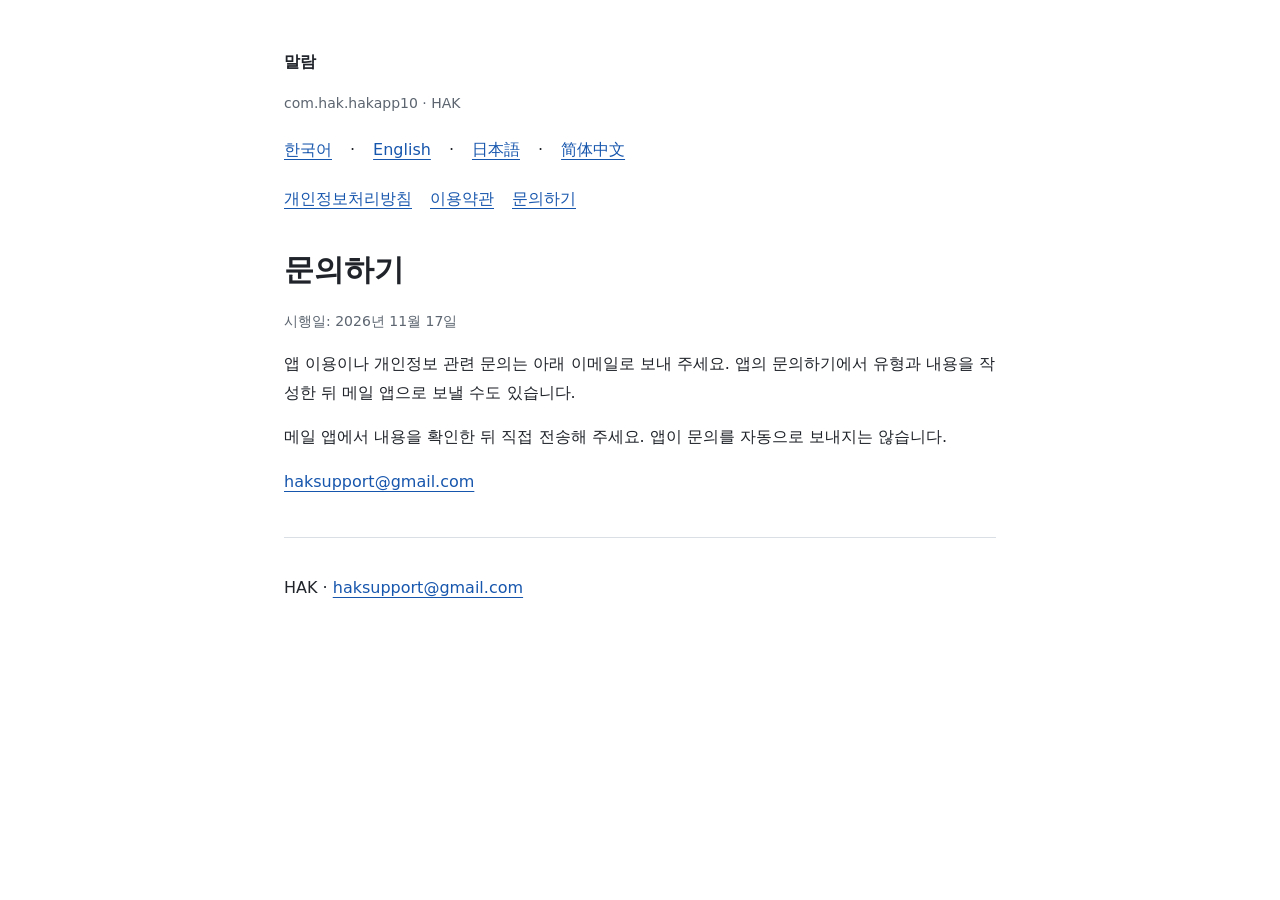
<file: index.html>
<!doctype html><html lang="ko"><meta charset="utf-8"><meta name="viewport" content="width=device-width,initial-scale=1"><meta name="color-scheme" content="light dark"><title>문의하기 · 말람</title><link rel="stylesheet" href="./styles.css"><main><header><strong>말람</strong><p class="meta">com.hak.hakapp10 · HAK</p><nav aria-label="Languages"><a lang="ko" href="./support.html">한국어</a> · <a lang="en" href="./en/support.html">English</a> · <a lang="ja" href="./ja/support.html">日本語</a> · <a lang="zh" href="./zh-Hans/support.html">简体中文</a></nav><nav><a href="privacy.html">개인정보처리방침</a><a href="terms.html">이용약관</a><a href="support.html">문의하기</a></nav></header><h1>문의하기</h1><p class="meta">시행일: 2026년 11월 17일</p><p>앱 이용이나 개인정보 관련 문의는 아래 이메일로 보내 주세요. 앱의 문의하기에서 유형과 내용을 작성한 뒤 메일 앱으로 보낼 수도 있습니다.</p><p>메일 앱에서 내용을 확인한 뒤 직접 전송해 주세요. 앱이 문의를 자동으로 보내지는 않습니다.</p><p><a href="mailto:haksupport@gmail.com">haksupport@gmail.com</a></p><footer><p>HAK · <a href="mailto:haksupport@gmail.com">haksupport@gmail.com</a></p></footer></main></html>
</file>
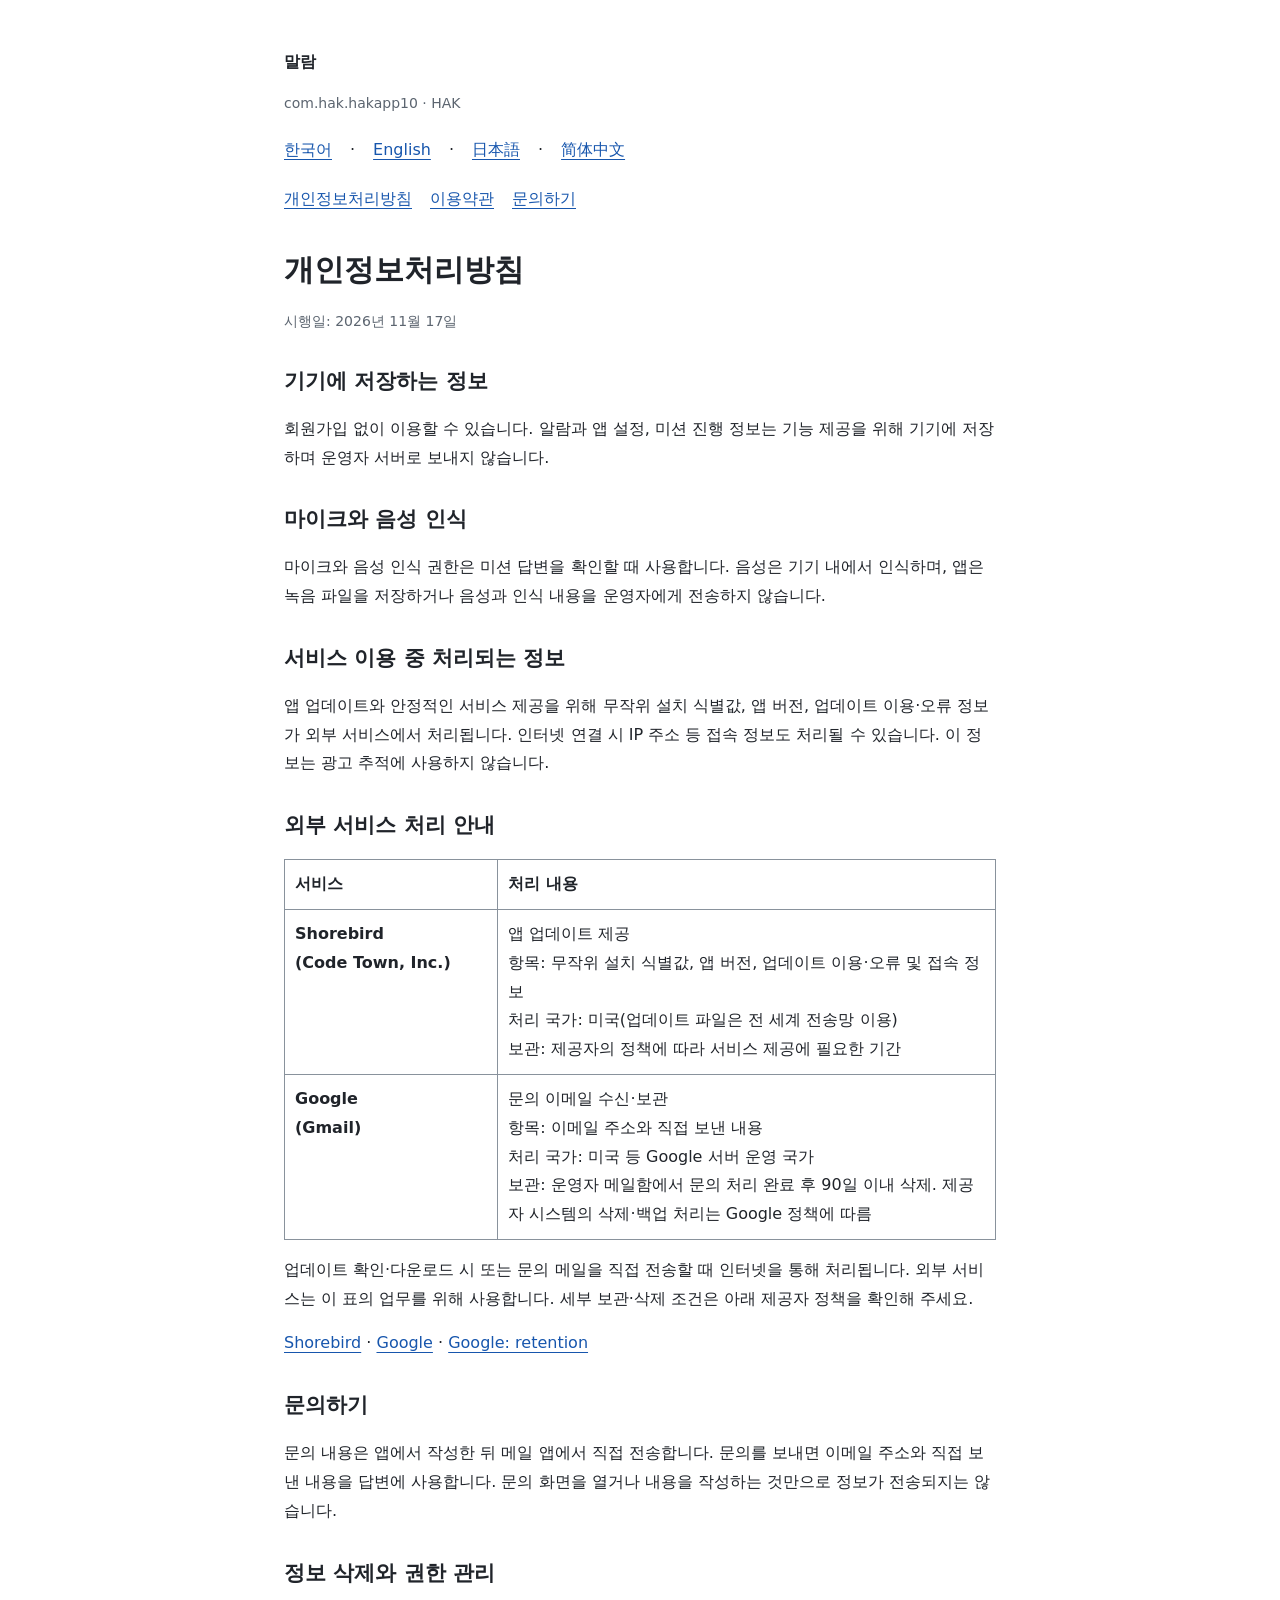
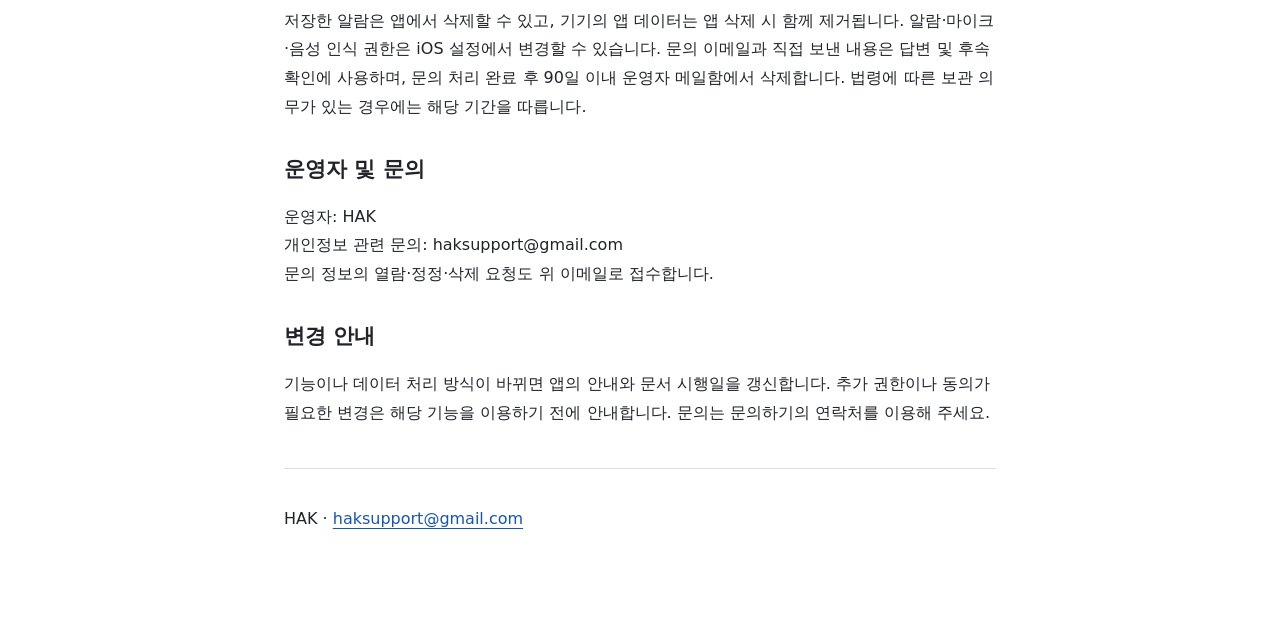
<file: privacy.html>
<!doctype html><html lang="ko"><meta charset="utf-8"><meta name="viewport" content="width=device-width,initial-scale=1"><meta name="color-scheme" content="light dark"><title>개인정보처리방침 · 말람</title><link rel="stylesheet" href="./styles.css"><main><header><strong>말람</strong><p class="meta">com.hak.hakapp10 · HAK</p><nav aria-label="Languages"><a lang="ko" href="./privacy.html">한국어</a> · <a lang="en" href="./en/privacy.html">English</a> · <a lang="ja" href="./ja/privacy.html">日本語</a> · <a lang="zh" href="./zh-Hans/privacy.html">简体中文</a></nav><nav><a href="privacy.html">개인정보처리방침</a><a href="terms.html">이용약관</a><a href="support.html">문의하기</a></nav></header><h1>개인정보처리방침</h1><p class="meta">시행일: 2026년 11월 17일</p><section><h2>기기에 저장하는 정보</h2><p>회원가입 없이 이용할 수 있습니다. 알람과 앱 설정, 미션 진행 정보는 기능 제공을 위해 기기에 저장하며 운영자 서버로 보내지 않습니다.</p></section><section><h2>마이크와 음성 인식</h2><p>마이크와 음성 인식 권한은 미션 답변을 확인할 때 사용합니다. 음성은 기기 내에서 인식하며, 앱은 녹음 파일을 저장하거나 음성과 인식 내용을 운영자에게 전송하지 않습니다.</p></section><section><h2>서비스 이용 중 처리되는 정보</h2><p>앱 업데이트와 안정적인 서비스 제공을 위해 무작위 설치 식별값, 앱 버전, 업데이트 이용·오류 정보가 외부 서비스에서 처리됩니다. 인터넷 연결 시 IP 주소 등 접속 정보도 처리될 수 있습니다. 이 정보는 광고 추적에 사용하지 않습니다.</p></section><section><h2>외부 서비스 처리 안내</h2><table><thead><tr><th scope="col">서비스</th><th scope="col">처리 내용</th></tr></thead><tbody><tr><th scope="row">Shorebird<br>(Code Town, Inc.)</th><td>앱 업데이트 제공<br>항목: 무작위 설치 식별값, 앱 버전, 업데이트 이용·오류 및 접속 정보<br>처리 국가: 미국(업데이트 파일은 전 세계 전송망 이용)<br>보관: 제공자의 정책에 따라 서비스 제공에 필요한 기간</td></tr><tr><th scope="row">Google<br>(Gmail)</th><td>문의 이메일 수신·보관<br>항목: 이메일 주소와 직접 보낸 내용<br>처리 국가: 미국 등 Google 서버 운영 국가<br>보관: 운영자 메일함에서 문의 처리 완료 후 90일 이내 삭제. 제공자 시스템의 삭제·백업 처리는 Google 정책에 따름</td></tr></tbody></table><p>업데이트 확인·다운로드 시 또는 문의 메일을 직접 전송할 때 인터넷을 통해 처리됩니다. 외부 서비스는 이 표의 업무를 위해 사용합니다. 세부 보관·삭제 조건은 아래 제공자 정책을 확인해 주세요.</p><p><a href="https://shorebird.dev/privacy/">Shorebird</a> · <a href="https://policies.google.com/privacy">Google</a> · <a href="https://policies.google.com/technologies/retention">Google: retention</a></p></section><section><h2>문의하기</h2><p>문의 내용은 앱에서 작성한 뒤 메일 앱에서 직접 전송합니다. 문의를 보내면 이메일 주소와 직접 보낸 내용을 답변에 사용합니다. 문의 화면을 열거나 내용을 작성하는 것만으로 정보가 전송되지는 않습니다.</p></section><section><h2>정보 삭제와 권한 관리</h2><p>저장한 알람은 앱에서 삭제할 수 있고, 기기의 앱 데이터는 앱 삭제 시 함께 제거됩니다. 알람·마이크·음성 인식 권한은 iOS 설정에서 변경할 수 있습니다. 문의 이메일과 직접 보낸 내용은 답변 및 후속 확인에 사용하며, 문의 처리 완료 후 90일 이내 운영자 메일함에서 삭제합니다. 법령에 따른 보관 의무가 있는 경우에는 해당 기간을 따릅니다.</p></section><section><h2>운영자 및 문의</h2><p>운영자: HAK<br>개인정보 관련 문의: haksupport@gmail.com<br>문의 정보의 열람·정정·삭제 요청도 위 이메일로 접수합니다.</p></section><section><h2>변경 안내</h2><p>기능이나 데이터 처리 방식이 바뀌면 앱의 안내와 문서 시행일을 갱신합니다. 추가 권한이나 동의가 필요한 변경은 해당 기능을 이용하기 전에 안내합니다. 문의는 문의하기의 연락처를 이용해 주세요.</p></section><footer><p>HAK · <a href="mailto:haksupport@gmail.com">haksupport@gmail.com</a></p></footer></main></html>
</file>
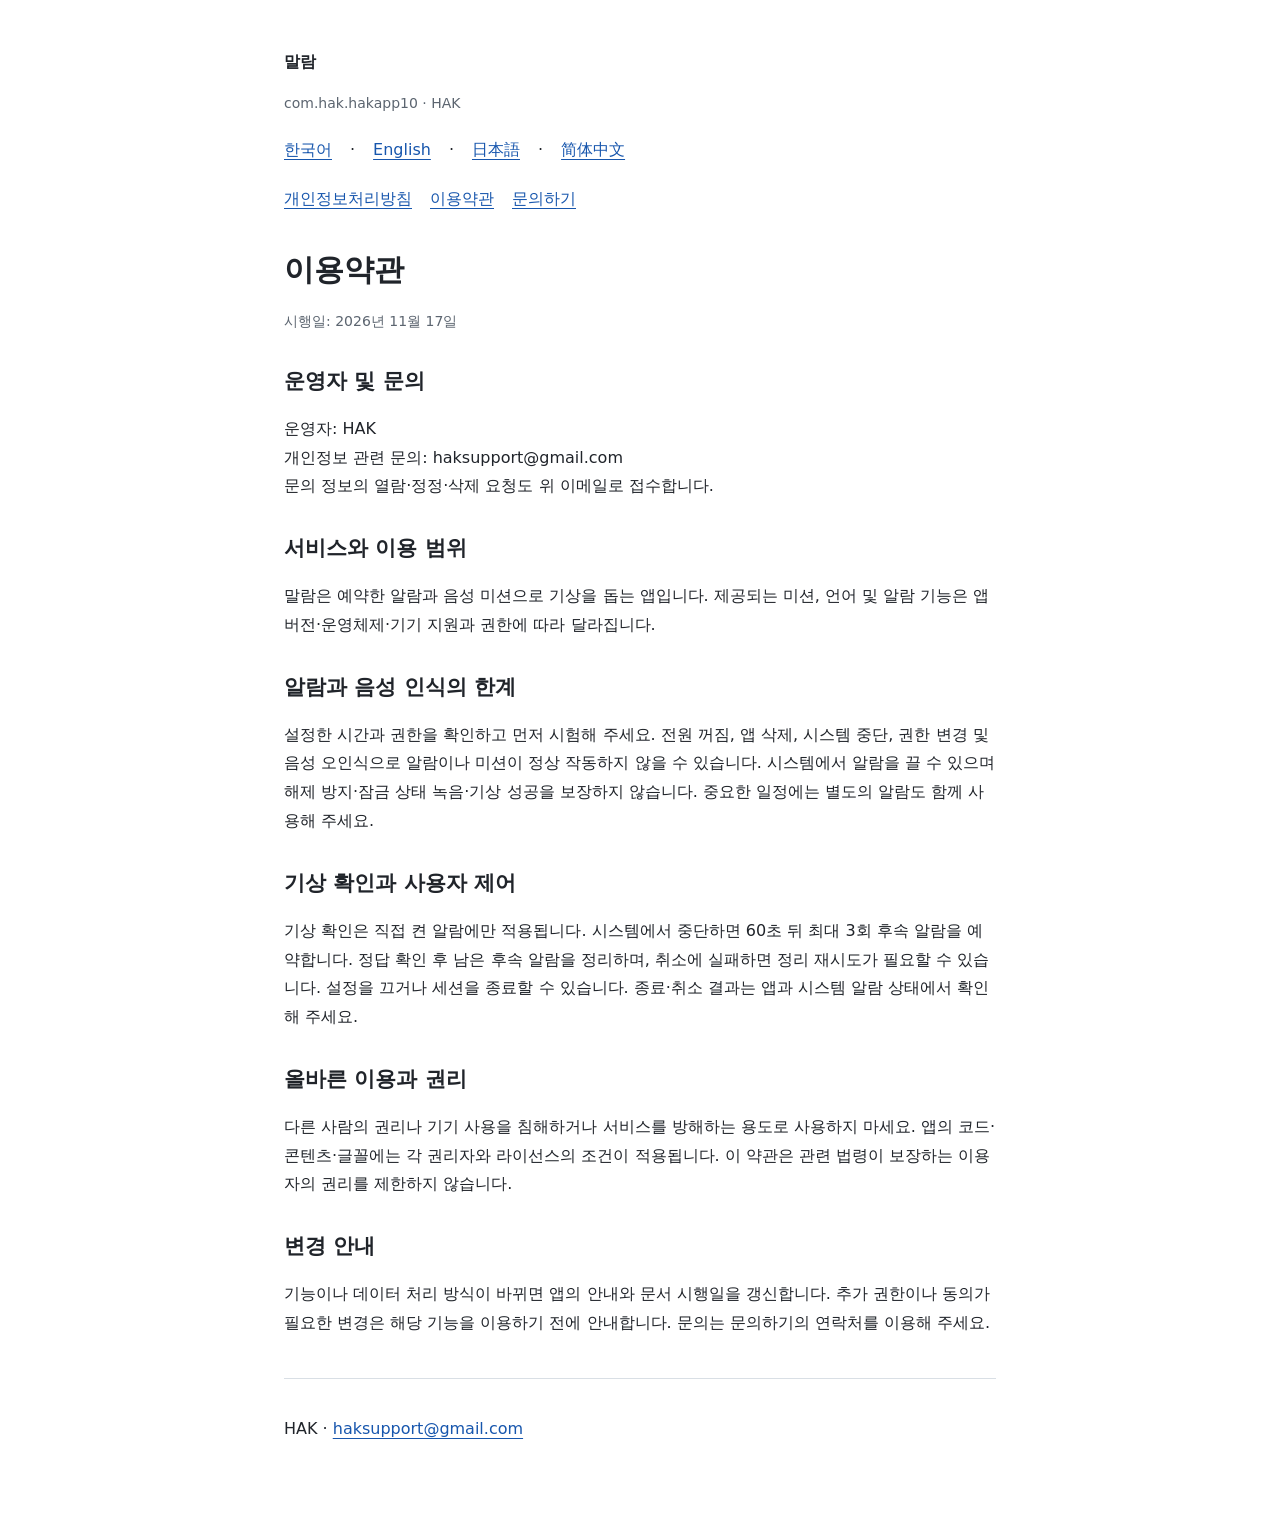
<file: terms.html>
<!doctype html><html lang="ko"><meta charset="utf-8"><meta name="viewport" content="width=device-width,initial-scale=1"><meta name="color-scheme" content="light dark"><title>이용약관 · 말람</title><link rel="stylesheet" href="./styles.css"><main><header><strong>말람</strong><p class="meta">com.hak.hakapp10 · HAK</p><nav aria-label="Languages"><a lang="ko" href="./terms.html">한국어</a> · <a lang="en" href="./en/terms.html">English</a> · <a lang="ja" href="./ja/terms.html">日本語</a> · <a lang="zh" href="./zh-Hans/terms.html">简体中文</a></nav><nav><a href="privacy.html">개인정보처리방침</a><a href="terms.html">이용약관</a><a href="support.html">문의하기</a></nav></header><h1>이용약관</h1><p class="meta">시행일: 2026년 11월 17일</p><section><h2>운영자 및 문의</h2><p>운영자: HAK<br>개인정보 관련 문의: haksupport@gmail.com<br>문의 정보의 열람·정정·삭제 요청도 위 이메일로 접수합니다.</p></section><section><h2>서비스와 이용 범위</h2><p>말람은 예약한 알람과 음성 미션으로 기상을 돕는 앱입니다. 제공되는 미션, 언어 및 알람 기능은 앱 버전·운영체제·기기 지원과 권한에 따라 달라집니다.</p></section><section><h2>알람과 음성 인식의 한계</h2><p>설정한 시간과 권한을 확인하고 먼저 시험해 주세요. 전원 꺼짐, 앱 삭제, 시스템 중단, 권한 변경 및 음성 오인식으로 알람이나 미션이 정상 작동하지 않을 수 있습니다. 시스템에서 알람을 끌 수 있으며 해제 방지·잠금 상태 녹음·기상 성공을 보장하지 않습니다. 중요한 일정에는 별도의 알람도 함께 사용해 주세요.</p></section><section><h2>기상 확인과 사용자 제어</h2><p>기상 확인은 직접 켠 알람에만 적용됩니다. 시스템에서 중단하면 60초 뒤 최대 3회 후속 알람을 예약합니다. 정답 확인 후 남은 후속 알람을 정리하며, 취소에 실패하면 정리 재시도가 필요할 수 있습니다. 설정을 끄거나 세션을 종료할 수 있습니다. 종료·취소 결과는 앱과 시스템 알람 상태에서 확인해 주세요.</p></section><section><h2>올바른 이용과 권리</h2><p>다른 사람의 권리나 기기 사용을 침해하거나 서비스를 방해하는 용도로 사용하지 마세요. 앱의 코드·콘텐츠·글꼴에는 각 권리자와 라이선스의 조건이 적용됩니다. 이 약관은 관련 법령이 보장하는 이용자의 권리를 제한하지 않습니다.</p></section><section><h2>변경 안내</h2><p>기능이나 데이터 처리 방식이 바뀌면 앱의 안내와 문서 시행일을 갱신합니다. 추가 권한이나 동의가 필요한 변경은 해당 기능을 이용하기 전에 안내합니다. 문의는 문의하기의 연락처를 이용해 주세요.</p></section><footer><p>HAK · <a href="mailto:haksupport@gmail.com">haksupport@gmail.com</a></p></footer></main></html>
</file>
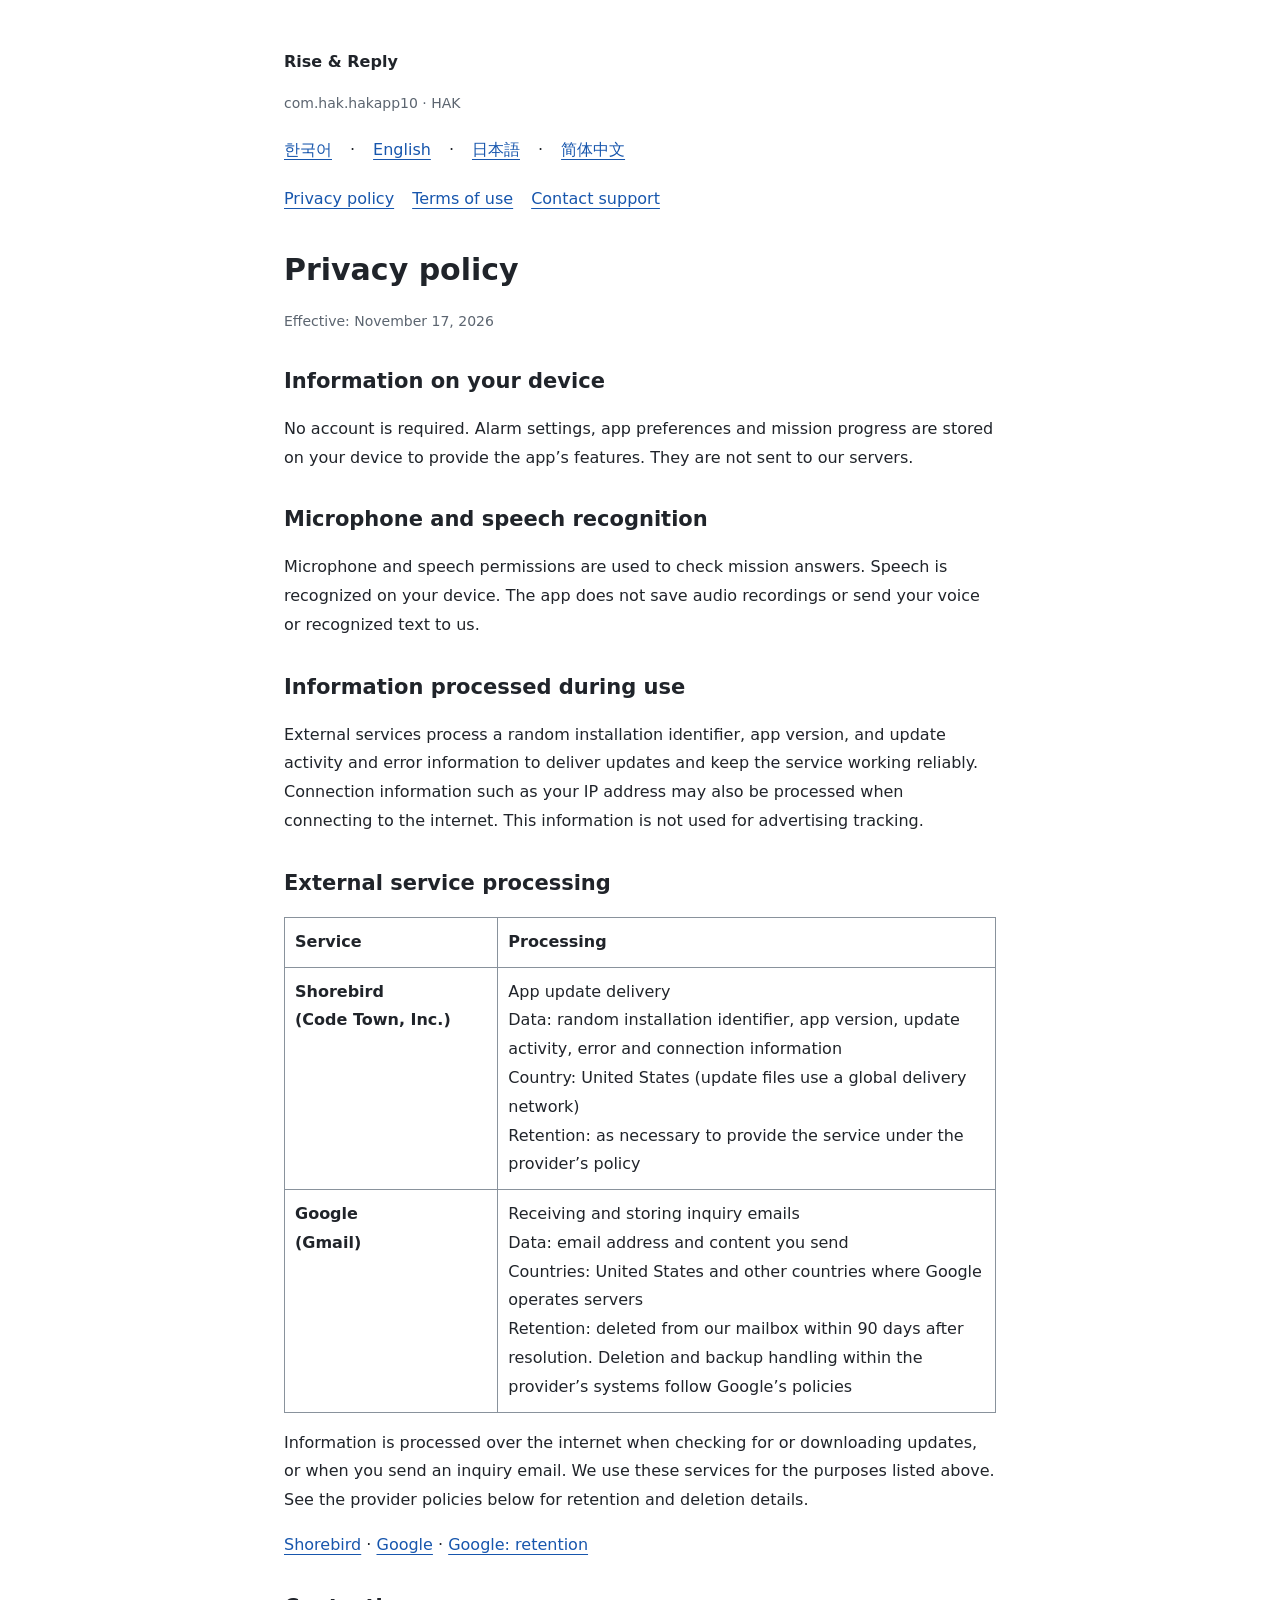
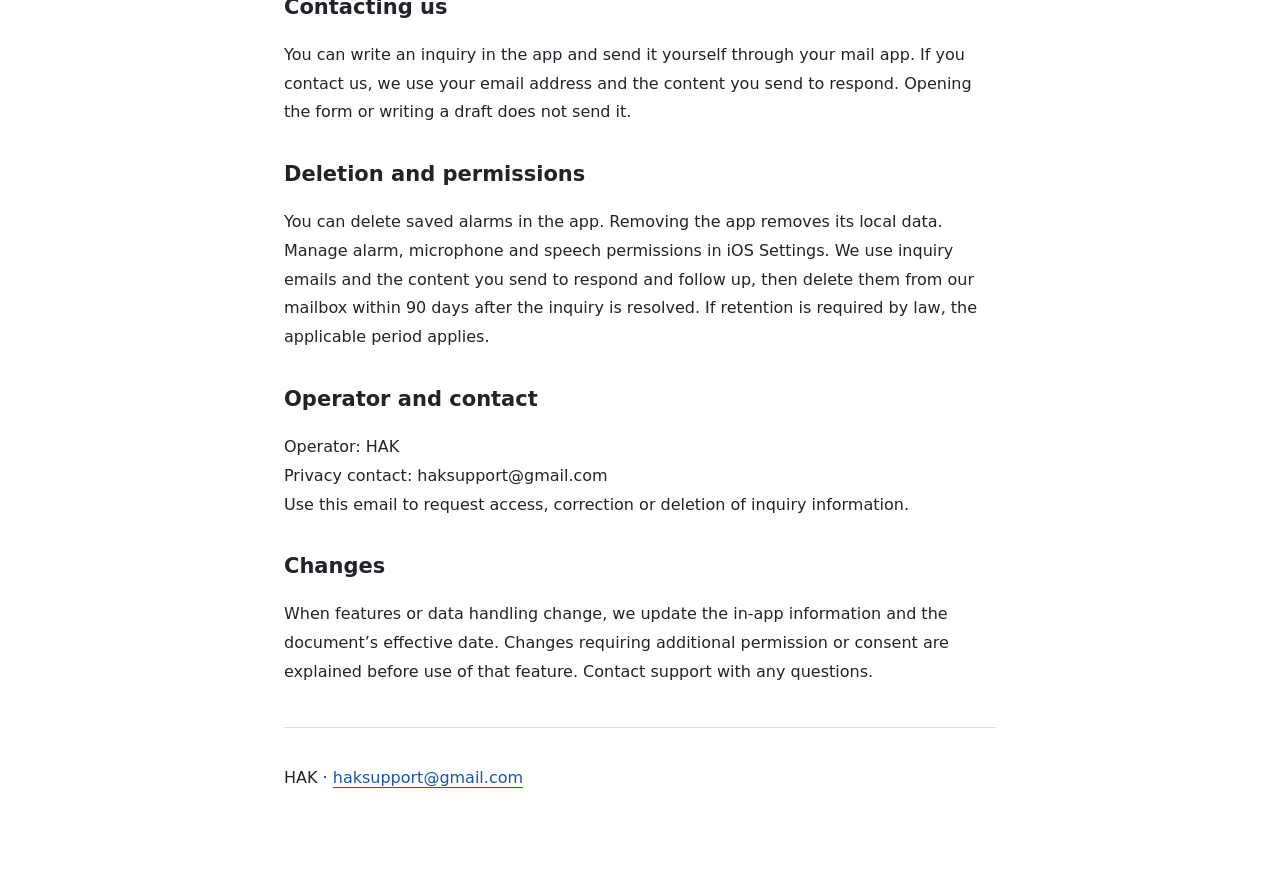
<file: en/privacy.html>
<!doctype html><html lang="en"><meta charset="utf-8"><meta name="viewport" content="width=device-width,initial-scale=1"><meta name="color-scheme" content="light dark"><title>Privacy policy · Rise &amp; Reply</title><link rel="stylesheet" href="../styles.css"><main><header><strong>Rise &amp; Reply</strong><p class="meta">com.hak.hakapp10 · HAK</p><nav aria-label="Languages"><a lang="ko" href="../privacy.html">한국어</a> · <a lang="en" href="../en/privacy.html">English</a> · <a lang="ja" href="../ja/privacy.html">日本語</a> · <a lang="zh" href="../zh-Hans/privacy.html">简体中文</a></nav><nav><a href="privacy.html">Privacy policy</a><a href="terms.html">Terms of use</a><a href="support.html">Contact support</a></nav></header><h1>Privacy policy</h1><p class="meta">Effective: November 17, 2026</p><section><h2>Information on your device</h2><p>No account is required. Alarm settings, app preferences and mission progress are stored on your device to provide the app’s features. They are not sent to our servers.</p></section><section><h2>Microphone and speech recognition</h2><p>Microphone and speech permissions are used to check mission answers. Speech is recognized on your device. The app does not save audio recordings or send your voice or recognized text to us.</p></section><section><h2>Information processed during use</h2><p>External services process a random installation identifier, app version, and update activity and error information to deliver updates and keep the service working reliably. Connection information such as your IP address may also be processed when connecting to the internet. This information is not used for advertising tracking.</p></section><section><h2>External service processing</h2><table><thead><tr><th scope="col">Service</th><th scope="col">Processing</th></tr></thead><tbody><tr><th scope="row">Shorebird<br>(Code Town, Inc.)</th><td>App update delivery<br>Data: random installation identifier, app version, update activity, error and connection information<br>Country: United States (update files use a global delivery network)<br>Retention: as necessary to provide the service under the provider’s policy</td></tr><tr><th scope="row">Google<br>(Gmail)</th><td>Receiving and storing inquiry emails<br>Data: email address and content you send<br>Countries: United States and other countries where Google operates servers<br>Retention: deleted from our mailbox within 90 days after resolution. Deletion and backup handling within the provider’s systems follow Google’s policies</td></tr></tbody></table><p>Information is processed over the internet when checking for or downloading updates, or when you send an inquiry email. We use these services for the purposes listed above. See the provider policies below for retention and deletion details.</p><p><a href="https://shorebird.dev/privacy/">Shorebird</a> · <a href="https://policies.google.com/privacy">Google</a> · <a href="https://policies.google.com/technologies/retention">Google: retention</a></p></section><section><h2>Contacting us</h2><p>You can write an inquiry in the app and send it yourself through your mail app. If you contact us, we use your email address and the content you send to respond. Opening the form or writing a draft does not send it.</p></section><section><h2>Deletion and permissions</h2><p>You can delete saved alarms in the app. Removing the app removes its local data. Manage alarm, microphone and speech permissions in iOS Settings. We use inquiry emails and the content you send to respond and follow up, then delete them from our mailbox within 90 days after the inquiry is resolved. If retention is required by law, the applicable period applies.</p></section><section><h2>Operator and contact</h2><p>Operator: HAK<br>Privacy contact: haksupport@gmail.com<br>Use this email to request access, correction or deletion of inquiry information.</p></section><section><h2>Changes</h2><p>When features or data handling change, we update the in-app information and the document’s effective date. Changes requiring additional permission or consent are explained before use of that feature. Contact support with any questions.</p></section><footer><p>HAK · <a href="mailto:haksupport@gmail.com">haksupport@gmail.com</a></p></footer></main></html>
</file>
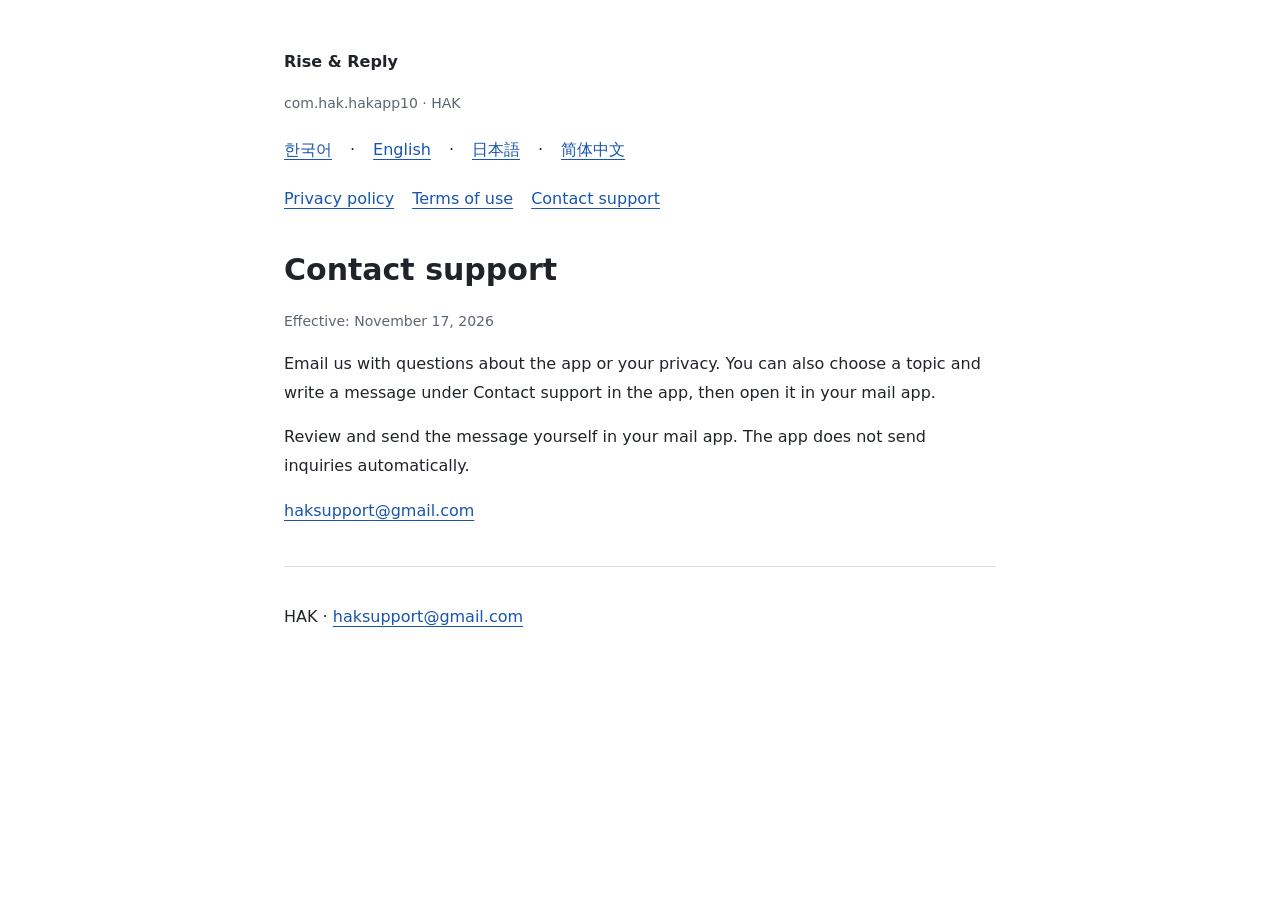
<file: en/support.html>
<!doctype html><html lang="en"><meta charset="utf-8"><meta name="viewport" content="width=device-width,initial-scale=1"><meta name="color-scheme" content="light dark"><title>Contact support · Rise &amp; Reply</title><link rel="stylesheet" href="../styles.css"><main><header><strong>Rise &amp; Reply</strong><p class="meta">com.hak.hakapp10 · HAK</p><nav aria-label="Languages"><a lang="ko" href="../support.html">한국어</a> · <a lang="en" href="../en/support.html">English</a> · <a lang="ja" href="../ja/support.html">日本語</a> · <a lang="zh" href="../zh-Hans/support.html">简体中文</a></nav><nav><a href="privacy.html">Privacy policy</a><a href="terms.html">Terms of use</a><a href="support.html">Contact support</a></nav></header><h1>Contact support</h1><p class="meta">Effective: November 17, 2026</p><p>Email us with questions about the app or your privacy. You can also choose a topic and write a message under Contact support in the app, then open it in your mail app.</p><p>Review and send the message yourself in your mail app. The app does not send inquiries automatically.</p><p><a href="mailto:haksupport@gmail.com">haksupport@gmail.com</a></p><footer><p>HAK · <a href="mailto:haksupport@gmail.com">haksupport@gmail.com</a></p></footer></main></html>
</file>
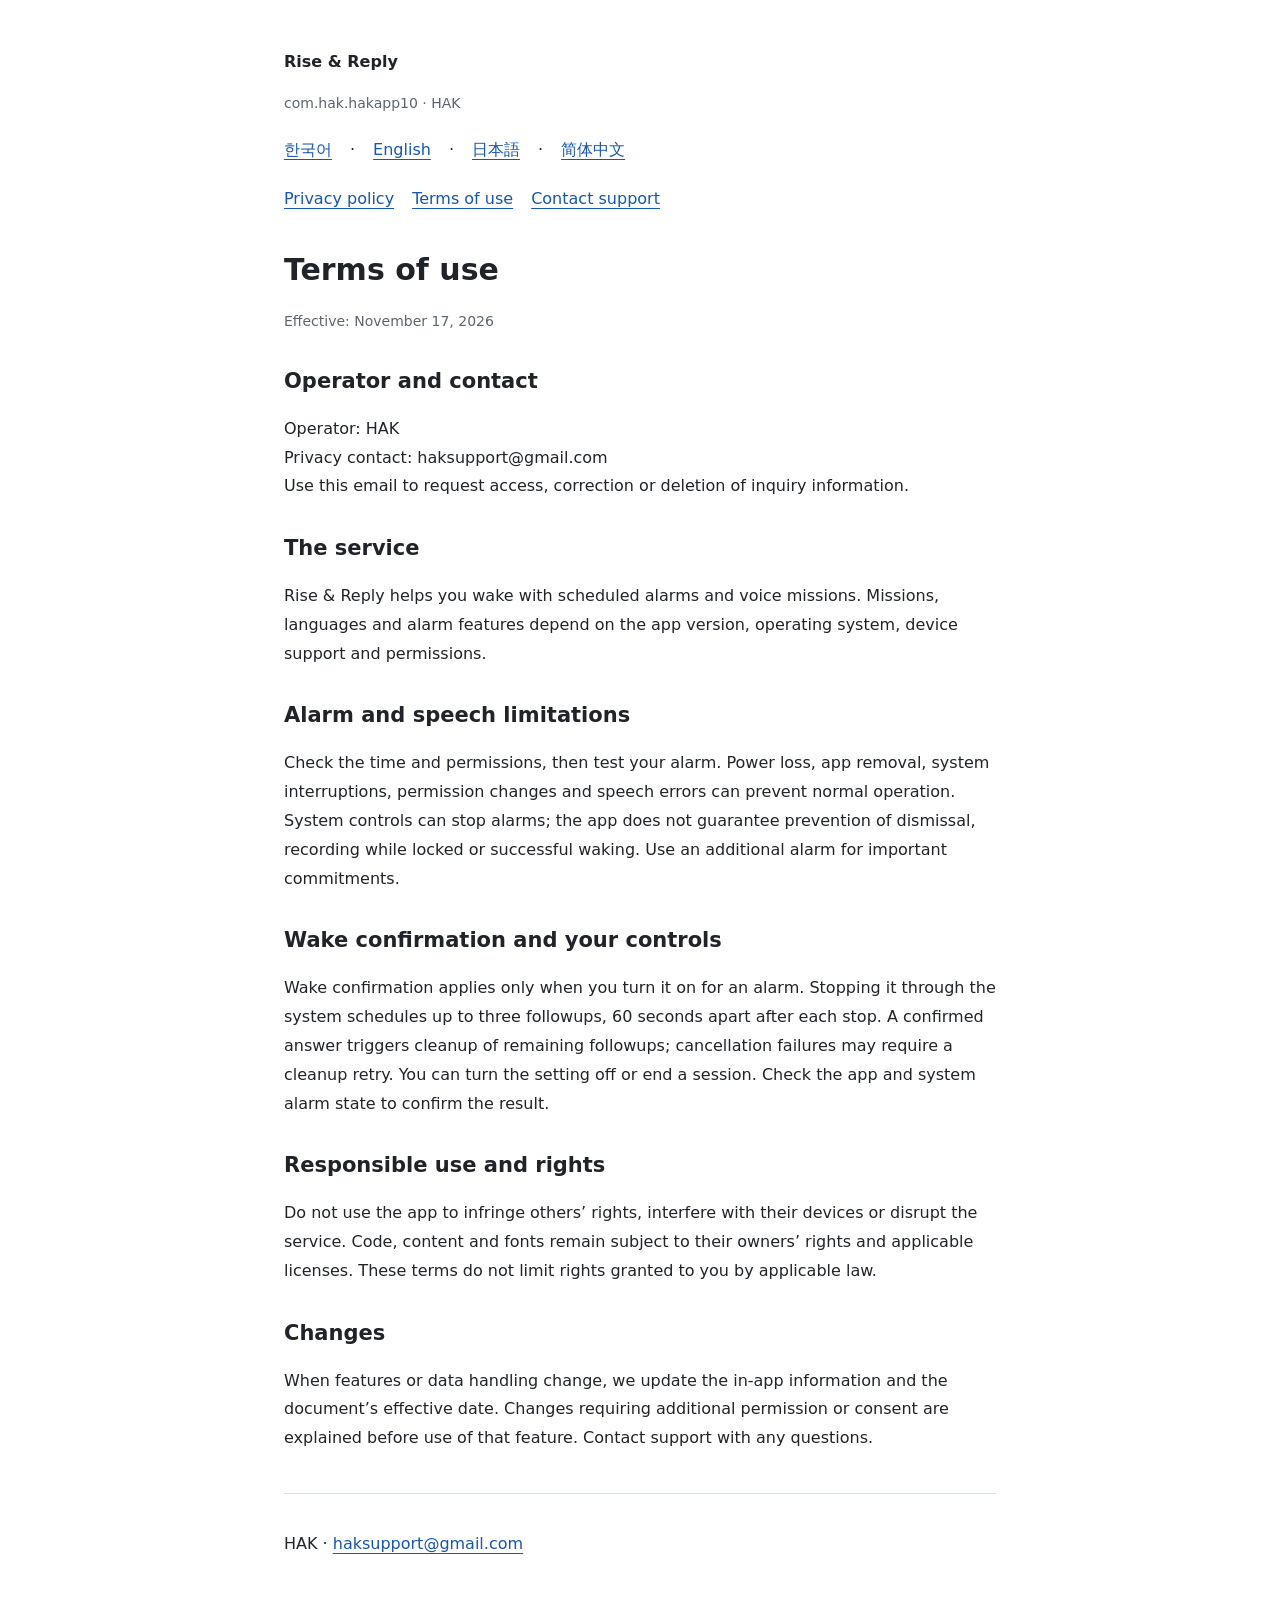
<file: en/terms.html>
<!doctype html><html lang="en"><meta charset="utf-8"><meta name="viewport" content="width=device-width,initial-scale=1"><meta name="color-scheme" content="light dark"><title>Terms of use · Rise &amp; Reply</title><link rel="stylesheet" href="../styles.css"><main><header><strong>Rise &amp; Reply</strong><p class="meta">com.hak.hakapp10 · HAK</p><nav aria-label="Languages"><a lang="ko" href="../terms.html">한국어</a> · <a lang="en" href="../en/terms.html">English</a> · <a lang="ja" href="../ja/terms.html">日本語</a> · <a lang="zh" href="../zh-Hans/terms.html">简体中文</a></nav><nav><a href="privacy.html">Privacy policy</a><a href="terms.html">Terms of use</a><a href="support.html">Contact support</a></nav></header><h1>Terms of use</h1><p class="meta">Effective: November 17, 2026</p><section><h2>Operator and contact</h2><p>Operator: HAK<br>Privacy contact: haksupport@gmail.com<br>Use this email to request access, correction or deletion of inquiry information.</p></section><section><h2>The service</h2><p>Rise &amp; Reply helps you wake with scheduled alarms and voice missions. Missions, languages and alarm features depend on the app version, operating system, device support and permissions.</p></section><section><h2>Alarm and speech limitations</h2><p>Check the time and permissions, then test your alarm. Power loss, app removal, system interruptions, permission changes and speech errors can prevent normal operation. System controls can stop alarms; the app does not guarantee prevention of dismissal, recording while locked or successful waking. Use an additional alarm for important commitments.</p></section><section><h2>Wake confirmation and your controls</h2><p>Wake confirmation applies only when you turn it on for an alarm. Stopping it through the system schedules up to three followups, 60 seconds apart after each stop. A confirmed answer triggers cleanup of remaining followups; cancellation failures may require a cleanup retry. You can turn the setting off or end a session. Check the app and system alarm state to confirm the result.</p></section><section><h2>Responsible use and rights</h2><p>Do not use the app to infringe others’ rights, interfere with their devices or disrupt the service. Code, content and fonts remain subject to their owners’ rights and applicable licenses. These terms do not limit rights granted to you by applicable law.</p></section><section><h2>Changes</h2><p>When features or data handling change, we update the in-app information and the document’s effective date. Changes requiring additional permission or consent are explained before use of that feature. Contact support with any questions.</p></section><footer><p>HAK · <a href="mailto:haksupport@gmail.com">haksupport@gmail.com</a></p></footer></main></html>
</file>
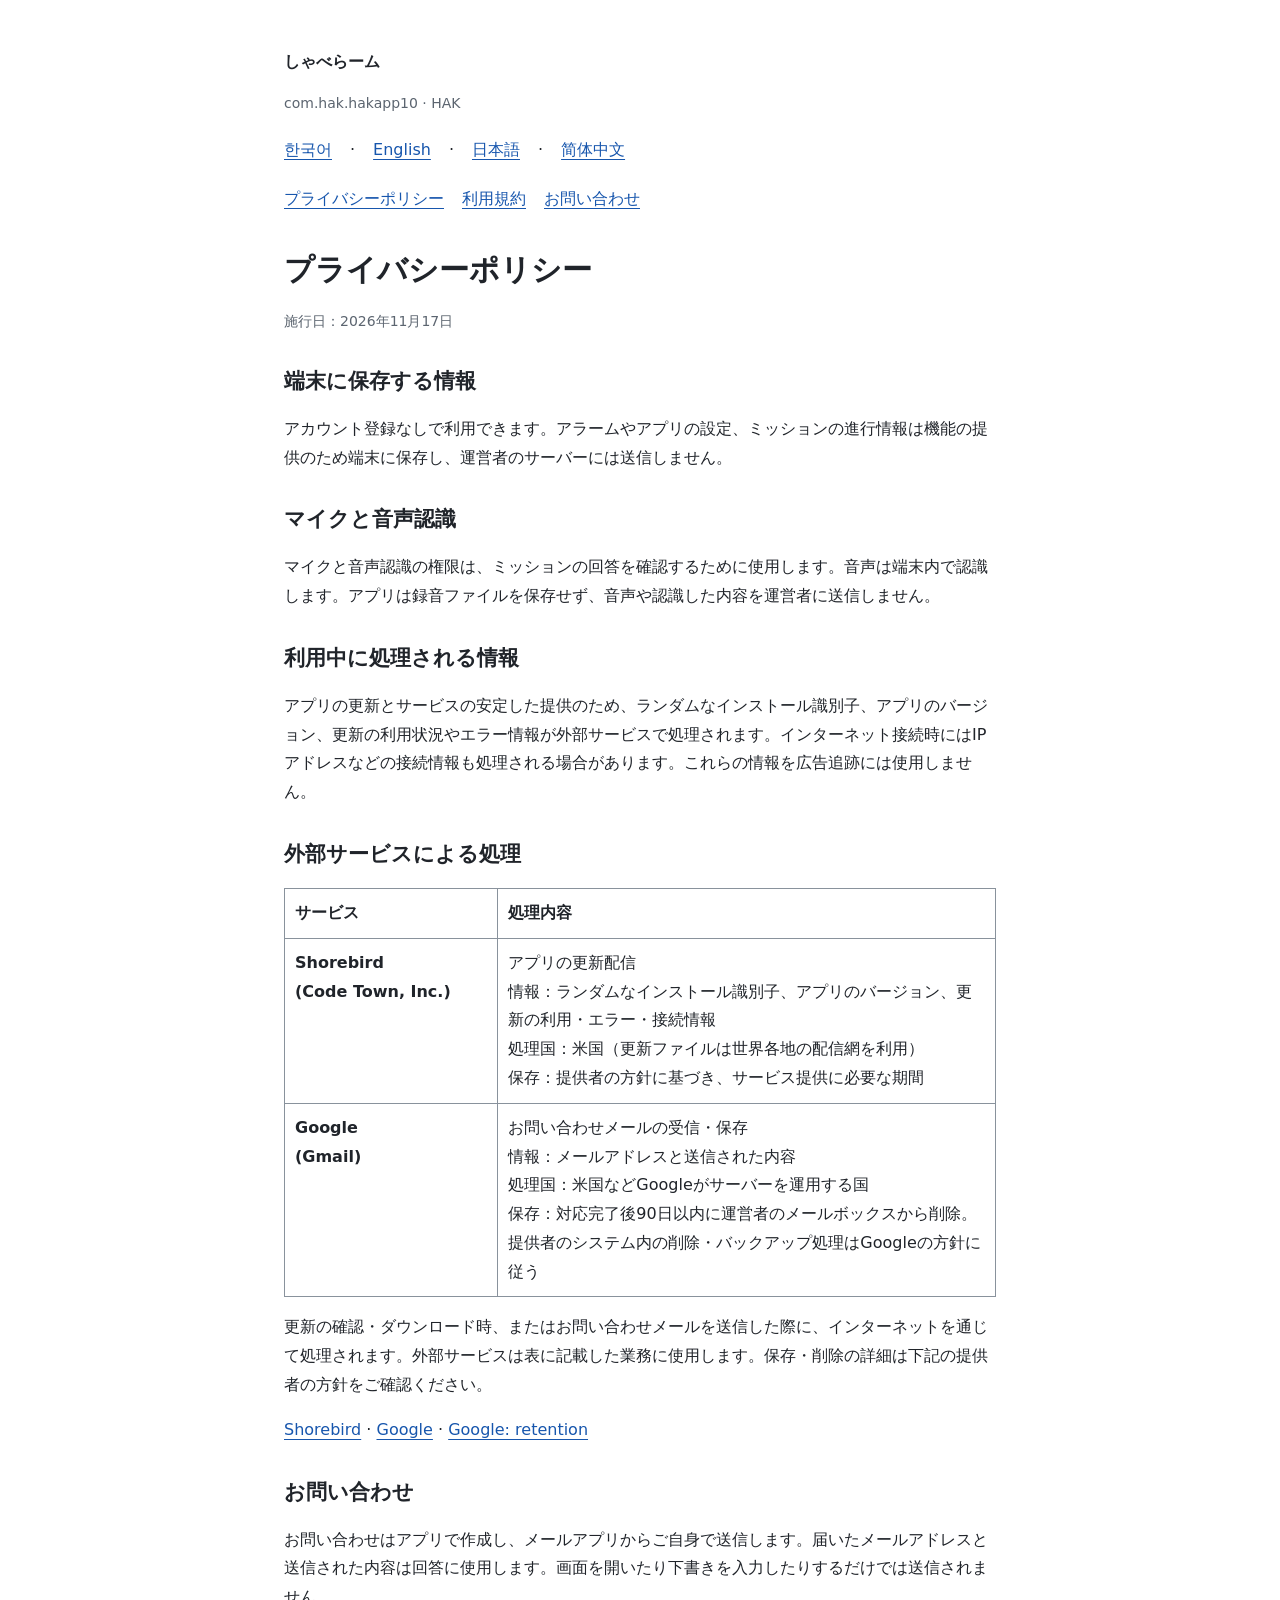
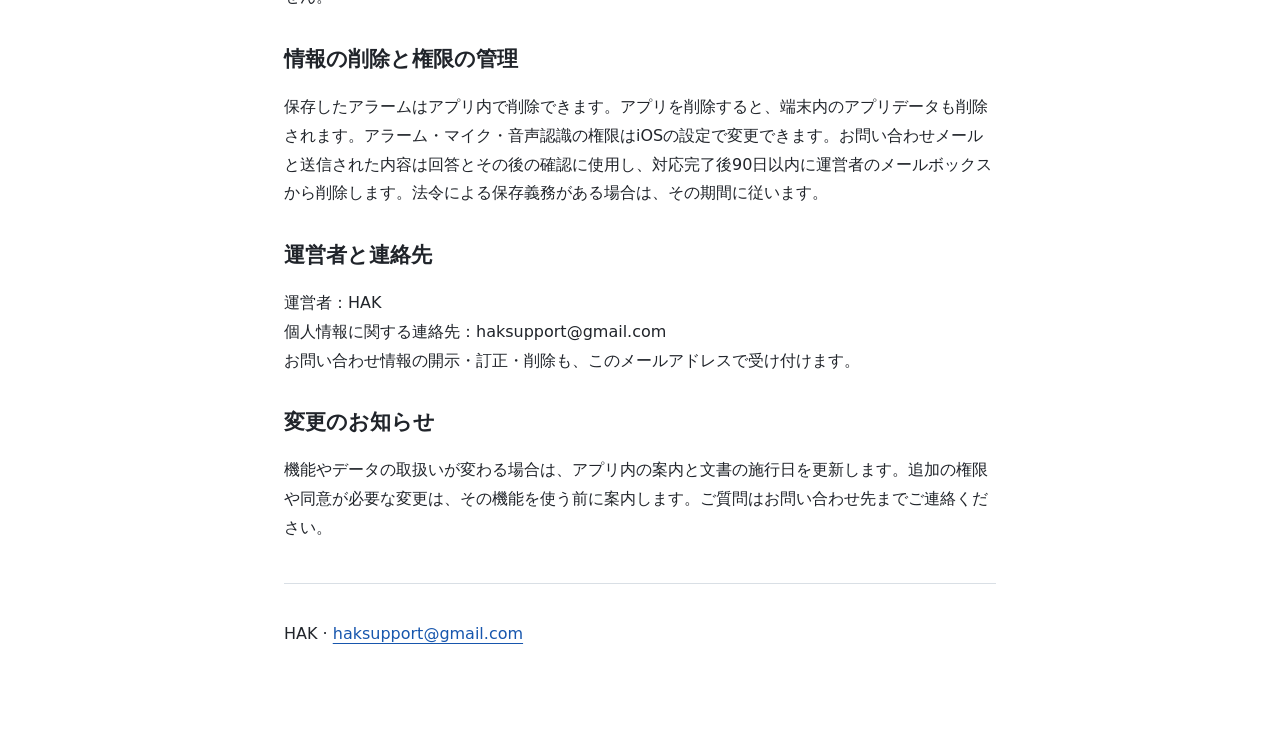
<file: ja/privacy.html>
<!doctype html><html lang="ja"><meta charset="utf-8"><meta name="viewport" content="width=device-width,initial-scale=1"><meta name="color-scheme" content="light dark"><title>プライバシーポリシー · しゃべらーム</title><link rel="stylesheet" href="../styles.css"><main><header><strong>しゃべらーム</strong><p class="meta">com.hak.hakapp10 · HAK</p><nav aria-label="Languages"><a lang="ko" href="../privacy.html">한국어</a> · <a lang="en" href="../en/privacy.html">English</a> · <a lang="ja" href="../ja/privacy.html">日本語</a> · <a lang="zh" href="../zh-Hans/privacy.html">简体中文</a></nav><nav><a href="privacy.html">プライバシーポリシー</a><a href="terms.html">利用規約</a><a href="support.html">お問い合わせ</a></nav></header><h1>プライバシーポリシー</h1><p class="meta">施行日：2026年11月17日</p><section><h2>端末に保存する情報</h2><p>アカウント登録なしで利用できます。アラームやアプリの設定、ミッションの進行情報は機能の提供のため端末に保存し、運営者のサーバーには送信しません。</p></section><section><h2>マイクと音声認識</h2><p>マイクと音声認識の権限は、ミッションの回答を確認するために使用します。音声は端末内で認識します。アプリは録音ファイルを保存せず、音声や認識した内容を運営者に送信しません。</p></section><section><h2>利用中に処理される情報</h2><p>アプリの更新とサービスの安定した提供のため、ランダムなインストール識別子、アプリのバージョン、更新の利用状況やエラー情報が外部サービスで処理されます。インターネット接続時にはIPアドレスなどの接続情報も処理される場合があります。これらの情報を広告追跡には使用しません。</p></section><section><h2>外部サービスによる処理</h2><table><thead><tr><th scope="col">サービス</th><th scope="col">処理内容</th></tr></thead><tbody><tr><th scope="row">Shorebird<br>(Code Town, Inc.)</th><td>アプリの更新配信<br>情報：ランダムなインストール識別子、アプリのバージョン、更新の利用・エラー・接続情報<br>処理国：米国（更新ファイルは世界各地の配信網を利用）<br>保存：提供者の方針に基づき、サービス提供に必要な期間</td></tr><tr><th scope="row">Google<br>(Gmail)</th><td>お問い合わせメールの受信・保存<br>情報：メールアドレスと送信された内容<br>処理国：米国などGoogleがサーバーを運用する国<br>保存：対応完了後90日以内に運営者のメールボックスから削除。提供者のシステム内の削除・バックアップ処理はGoogleの方針に従う</td></tr></tbody></table><p>更新の確認・ダウンロード時、またはお問い合わせメールを送信した際に、インターネットを通じて処理されます。外部サービスは表に記載した業務に使用します。保存・削除の詳細は下記の提供者の方針をご確認ください。</p><p><a href="https://shorebird.dev/privacy/">Shorebird</a> · <a href="https://policies.google.com/privacy">Google</a> · <a href="https://policies.google.com/technologies/retention">Google: retention</a></p></section><section><h2>お問い合わせ</h2><p>お問い合わせはアプリで作成し、メールアプリからご自身で送信します。届いたメールアドレスと送信された内容は回答に使用します。画面を開いたり下書きを入力したりするだけでは送信されません。</p></section><section><h2>情報の削除と権限の管理</h2><p>保存したアラームはアプリ内で削除できます。アプリを削除すると、端末内のアプリデータも削除されます。アラーム・マイク・音声認識の権限はiOSの設定で変更できます。お問い合わせメールと送信された内容は回答とその後の確認に使用し、対応完了後90日以内に運営者のメールボックスから削除します。法令による保存義務がある場合は、その期間に従います。</p></section><section><h2>運営者と連絡先</h2><p>運営者：HAK<br>個人情報に関する連絡先：haksupport@gmail.com<br>お問い合わせ情報の開示・訂正・削除も、このメールアドレスで受け付けます。</p></section><section><h2>変更のお知らせ</h2><p>機能やデータの取扱いが変わる場合は、アプリ内の案内と文書の施行日を更新します。追加の権限や同意が必要な変更は、その機能を使う前に案内します。ご質問はお問い合わせ先までご連絡ください。</p></section><footer><p>HAK · <a href="mailto:haksupport@gmail.com">haksupport@gmail.com</a></p></footer></main></html>
</file>
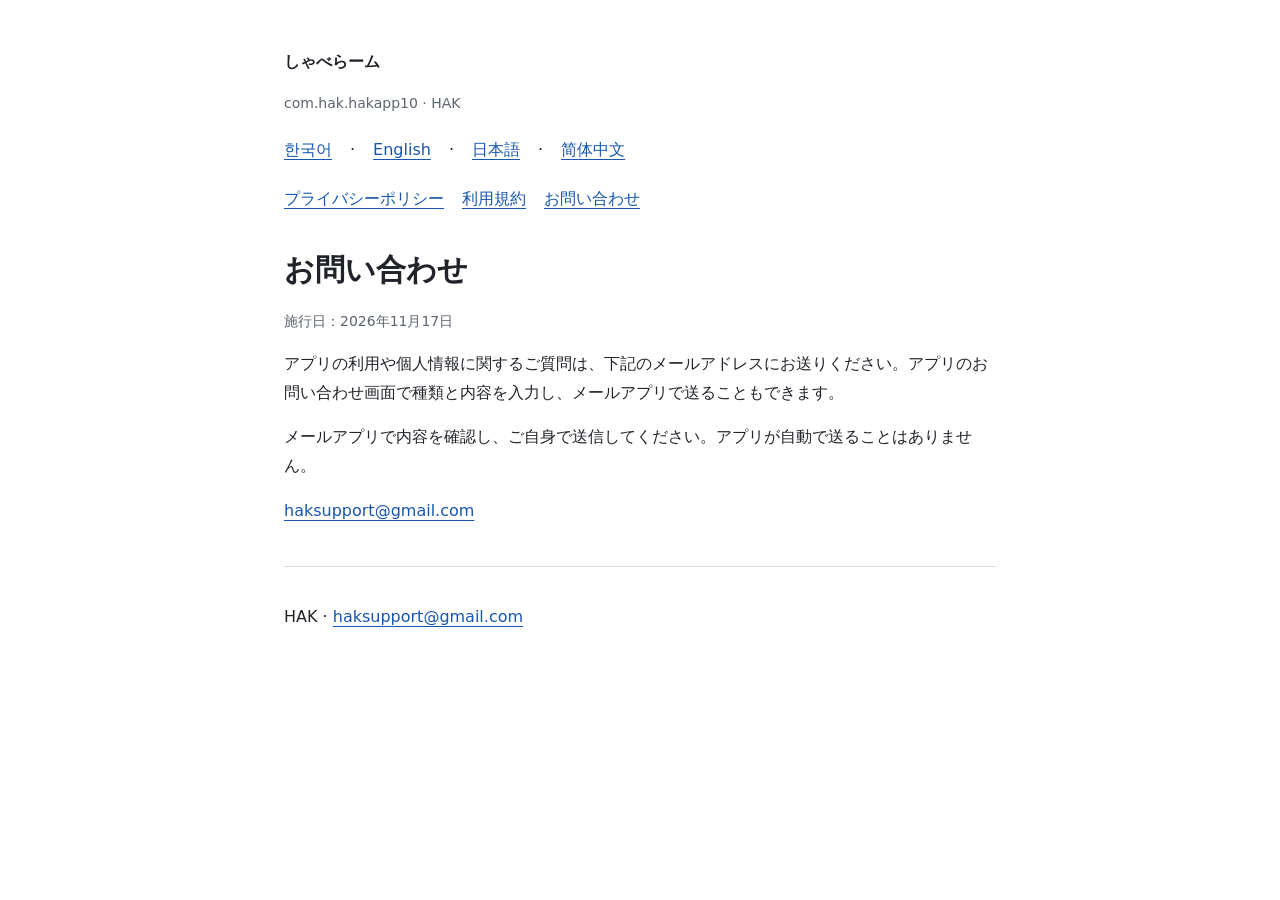
<file: ja/support.html>
<!doctype html><html lang="ja"><meta charset="utf-8"><meta name="viewport" content="width=device-width,initial-scale=1"><meta name="color-scheme" content="light dark"><title>お問い合わせ · しゃべらーム</title><link rel="stylesheet" href="../styles.css"><main><header><strong>しゃべらーム</strong><p class="meta">com.hak.hakapp10 · HAK</p><nav aria-label="Languages"><a lang="ko" href="../support.html">한국어</a> · <a lang="en" href="../en/support.html">English</a> · <a lang="ja" href="../ja/support.html">日本語</a> · <a lang="zh" href="../zh-Hans/support.html">简体中文</a></nav><nav><a href="privacy.html">プライバシーポリシー</a><a href="terms.html">利用規約</a><a href="support.html">お問い合わせ</a></nav></header><h1>お問い合わせ</h1><p class="meta">施行日：2026年11月17日</p><p>アプリの利用や個人情報に関するご質問は、下記のメールアドレスにお送りください。アプリのお問い合わせ画面で種類と内容を入力し、メールアプリで送ることもできます。</p><p>メールアプリで内容を確認し、ご自身で送信してください。アプリが自動で送ることはありません。</p><p><a href="mailto:haksupport@gmail.com">haksupport@gmail.com</a></p><footer><p>HAK · <a href="mailto:haksupport@gmail.com">haksupport@gmail.com</a></p></footer></main></html>
</file>
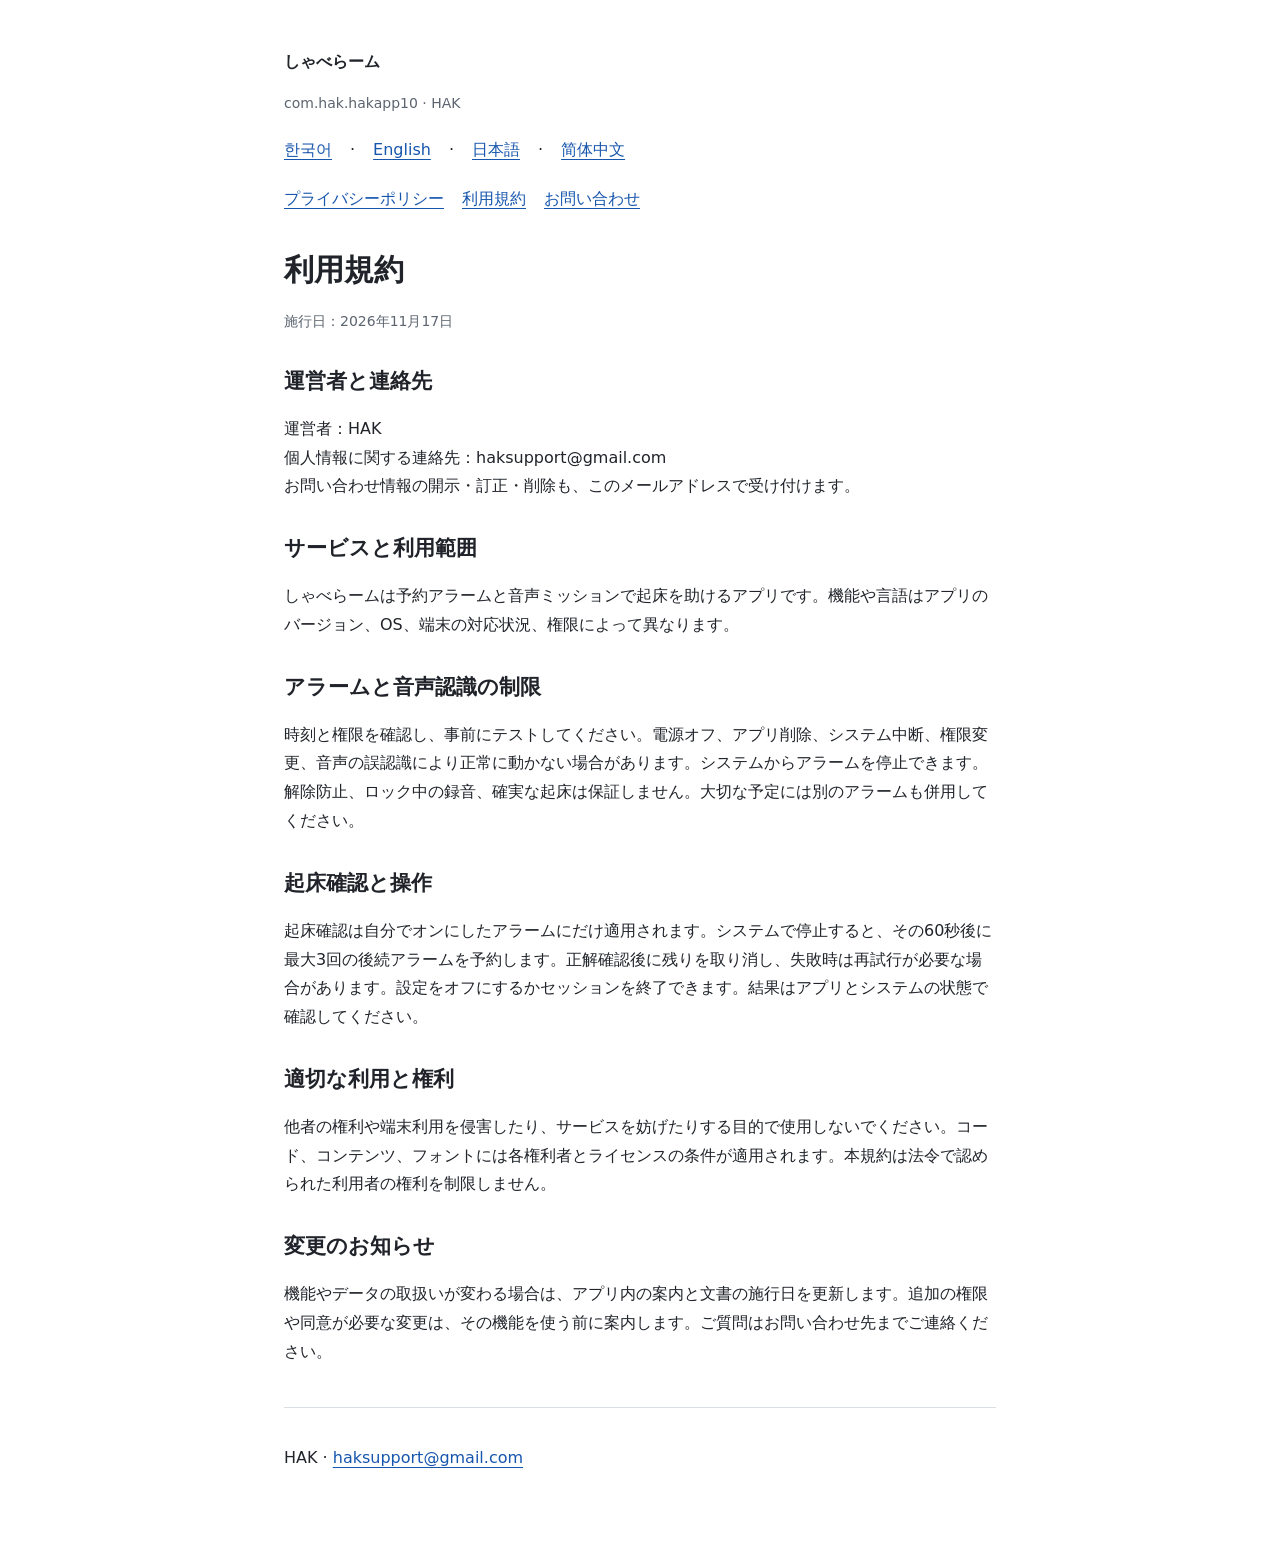
<file: ja/terms.html>
<!doctype html><html lang="ja"><meta charset="utf-8"><meta name="viewport" content="width=device-width,initial-scale=1"><meta name="color-scheme" content="light dark"><title>利用規約 · しゃべらーム</title><link rel="stylesheet" href="../styles.css"><main><header><strong>しゃべらーム</strong><p class="meta">com.hak.hakapp10 · HAK</p><nav aria-label="Languages"><a lang="ko" href="../terms.html">한국어</a> · <a lang="en" href="../en/terms.html">English</a> · <a lang="ja" href="../ja/terms.html">日本語</a> · <a lang="zh" href="../zh-Hans/terms.html">简体中文</a></nav><nav><a href="privacy.html">プライバシーポリシー</a><a href="terms.html">利用規約</a><a href="support.html">お問い合わせ</a></nav></header><h1>利用規約</h1><p class="meta">施行日：2026年11月17日</p><section><h2>運営者と連絡先</h2><p>運営者：HAK<br>個人情報に関する連絡先：haksupport@gmail.com<br>お問い合わせ情報の開示・訂正・削除も、このメールアドレスで受け付けます。</p></section><section><h2>サービスと利用範囲</h2><p>しゃべらームは予約アラームと音声ミッションで起床を助けるアプリです。機能や言語はアプリのバージョン、OS、端末の対応状況、権限によって異なります。</p></section><section><h2>アラームと音声認識の制限</h2><p>時刻と権限を確認し、事前にテストしてください。電源オフ、アプリ削除、システム中断、権限変更、音声の誤認識により正常に動かない場合があります。システムからアラームを停止できます。解除防止、ロック中の録音、確実な起床は保証しません。大切な予定には別のアラームも併用してください。</p></section><section><h2>起床確認と操作</h2><p>起床確認は自分でオンにしたアラームにだけ適用されます。システムで停止すると、その60秒後に最大3回の後続アラームを予約します。正解確認後に残りを取り消し、失敗時は再試行が必要な場合があります。設定をオフにするかセッションを終了できます。結果はアプリとシステムの状態で確認してください。</p></section><section><h2>適切な利用と権利</h2><p>他者の権利や端末利用を侵害したり、サービスを妨げたりする目的で使用しないでください。コード、コンテンツ、フォントには各権利者とライセンスの条件が適用されます。本規約は法令で認められた利用者の権利を制限しません。</p></section><section><h2>変更のお知らせ</h2><p>機能やデータの取扱いが変わる場合は、アプリ内の案内と文書の施行日を更新します。追加の権限や同意が必要な変更は、その機能を使う前に案内します。ご質問はお問い合わせ先までご連絡ください。</p></section><footer><p>HAK · <a href="mailto:haksupport@gmail.com">haksupport@gmail.com</a></p></footer></main></html>
</file>
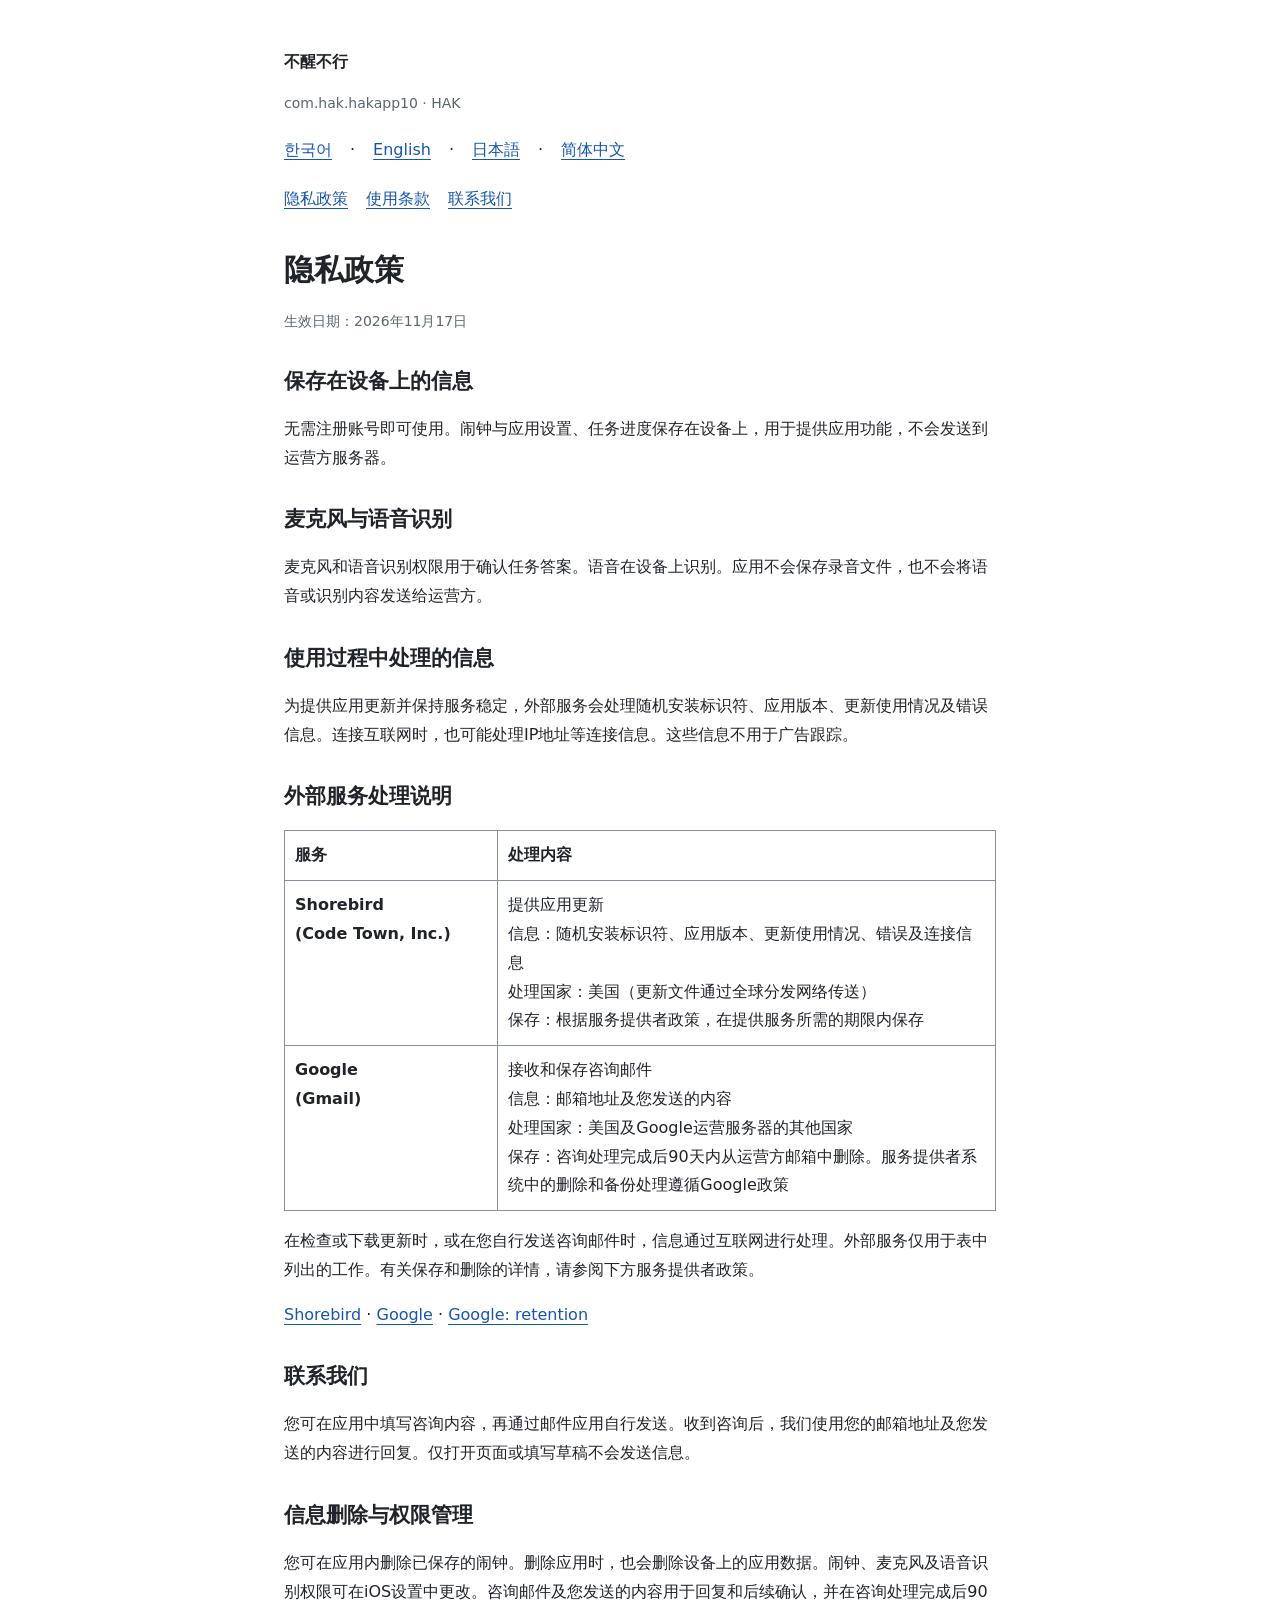
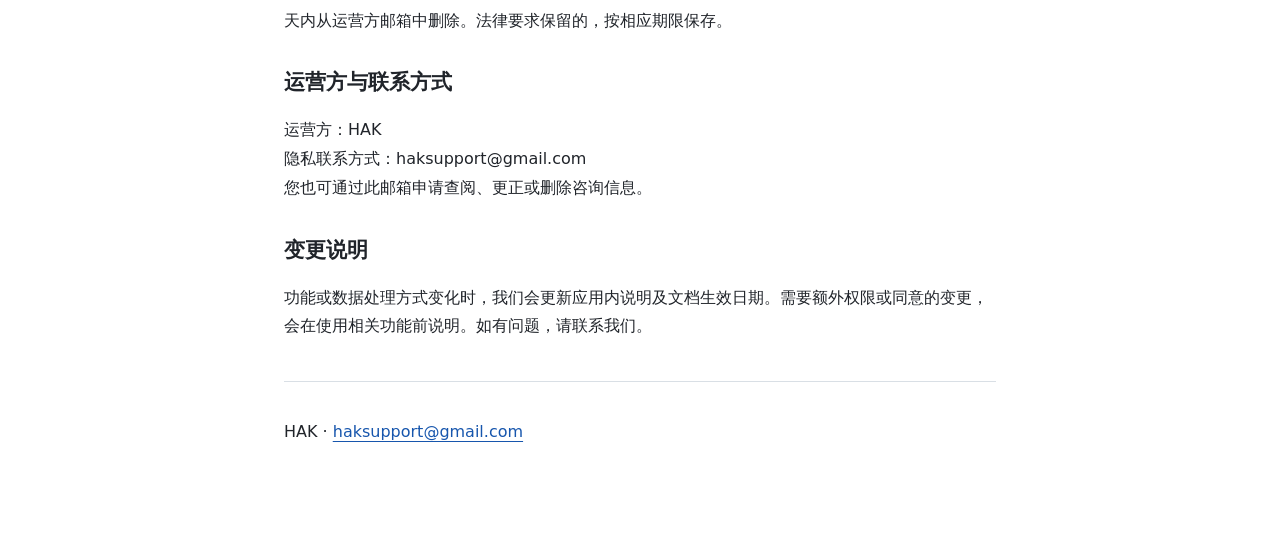
<file: zh-Hans/privacy.html>
<!doctype html><html lang="zh-Hans"><meta charset="utf-8"><meta name="viewport" content="width=device-width,initial-scale=1"><meta name="color-scheme" content="light dark"><title>隐私政策 · 不醒不行</title><link rel="stylesheet" href="../styles.css"><main><header><strong>不醒不行</strong><p class="meta">com.hak.hakapp10 · HAK</p><nav aria-label="Languages"><a lang="ko" href="../privacy.html">한국어</a> · <a lang="en" href="../en/privacy.html">English</a> · <a lang="ja" href="../ja/privacy.html">日本語</a> · <a lang="zh" href="../zh-Hans/privacy.html">简体中文</a></nav><nav><a href="privacy.html">隐私政策</a><a href="terms.html">使用条款</a><a href="support.html">联系我们</a></nav></header><h1>隐私政策</h1><p class="meta">生效日期：2026年11月17日</p><section><h2>保存在设备上的信息</h2><p>无需注册账号即可使用。闹钟与应用设置、任务进度保存在设备上，用于提供应用功能，不会发送到运营方服务器。</p></section><section><h2>麦克风与语音识别</h2><p>麦克风和语音识别权限用于确认任务答案。语音在设备上识别。应用不会保存录音文件，也不会将语音或识别内容发送给运营方。</p></section><section><h2>使用过程中处理的信息</h2><p>为提供应用更新并保持服务稳定，外部服务会处理随机安装标识符、应用版本、更新使用情况及错误信息。连接互联网时，也可能处理IP地址等连接信息。这些信息不用于广告跟踪。</p></section><section><h2>外部服务处理说明</h2><table><thead><tr><th scope="col">服务</th><th scope="col">处理内容</th></tr></thead><tbody><tr><th scope="row">Shorebird<br>(Code Town, Inc.)</th><td>提供应用更新<br>信息：随机安装标识符、应用版本、更新使用情况、错误及连接信息<br>处理国家：美国（更新文件通过全球分发网络传送）<br>保存：根据服务提供者政策，在提供服务所需的期限内保存</td></tr><tr><th scope="row">Google<br>(Gmail)</th><td>接收和保存咨询邮件<br>信息：邮箱地址及您发送的内容<br>处理国家：美国及Google运营服务器的其他国家<br>保存：咨询处理完成后90天内从运营方邮箱中删除。服务提供者系统中的删除和备份处理遵循Google政策</td></tr></tbody></table><p>在检查或下载更新时，或在您自行发送咨询邮件时，信息通过互联网进行处理。外部服务仅用于表中列出的工作。有关保存和删除的详情，请参阅下方服务提供者政策。</p><p><a href="https://shorebird.dev/privacy/">Shorebird</a> · <a href="https://policies.google.com/privacy">Google</a> · <a href="https://policies.google.com/technologies/retention">Google: retention</a></p></section><section><h2>联系我们</h2><p>您可在应用中填写咨询内容，再通过邮件应用自行发送。收到咨询后，我们使用您的邮箱地址及您发送的内容进行回复。仅打开页面或填写草稿不会发送信息。</p></section><section><h2>信息删除与权限管理</h2><p>您可在应用内删除已保存的闹钟。删除应用时，也会删除设备上的应用数据。闹钟、麦克风及语音识别权限可在iOS设置中更改。咨询邮件及您发送的内容用于回复和后续确认，并在咨询处理完成后90天内从运营方邮箱中删除。法律要求保留的，按相应期限保存。</p></section><section><h2>运营方与联系方式</h2><p>运营方：HAK<br>隐私联系方式：haksupport@gmail.com<br>您也可通过此邮箱申请查阅、更正或删除咨询信息。</p></section><section><h2>变更说明</h2><p>功能或数据处理方式变化时，我们会更新应用内说明及文档生效日期。需要额外权限或同意的变更，会在使用相关功能前说明。如有问题，请联系我们。</p></section><footer><p>HAK · <a href="mailto:haksupport@gmail.com">haksupport@gmail.com</a></p></footer></main></html>
</file>
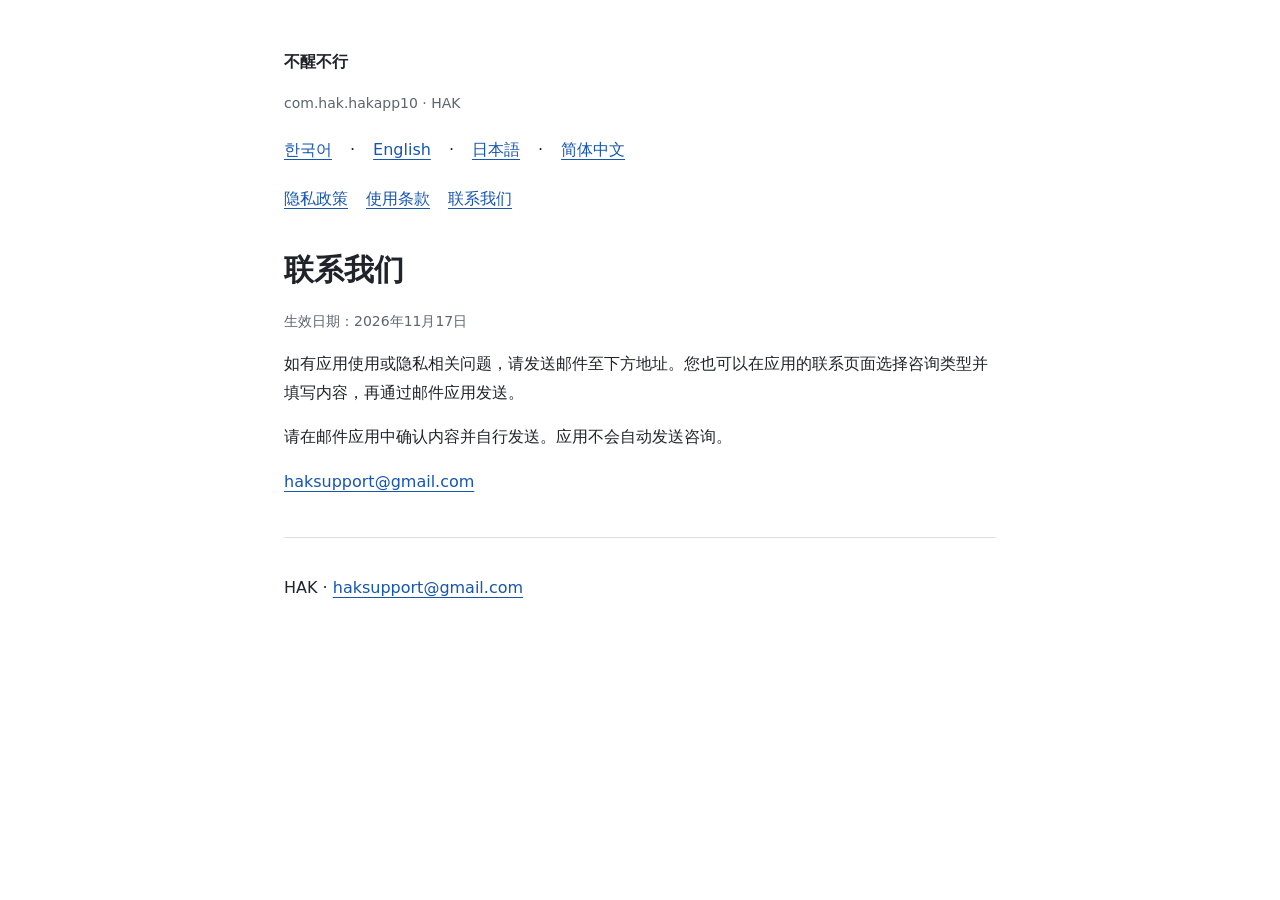
<file: zh-Hans/support.html>
<!doctype html><html lang="zh-Hans"><meta charset="utf-8"><meta name="viewport" content="width=device-width,initial-scale=1"><meta name="color-scheme" content="light dark"><title>联系我们 · 不醒不行</title><link rel="stylesheet" href="../styles.css"><main><header><strong>不醒不行</strong><p class="meta">com.hak.hakapp10 · HAK</p><nav aria-label="Languages"><a lang="ko" href="../support.html">한국어</a> · <a lang="en" href="../en/support.html">English</a> · <a lang="ja" href="../ja/support.html">日本語</a> · <a lang="zh" href="../zh-Hans/support.html">简体中文</a></nav><nav><a href="privacy.html">隐私政策</a><a href="terms.html">使用条款</a><a href="support.html">联系我们</a></nav></header><h1>联系我们</h1><p class="meta">生效日期：2026年11月17日</p><p>如有应用使用或隐私相关问题，请发送邮件至下方地址。您也可以在应用的联系页面选择咨询类型并填写内容，再通过邮件应用发送。</p><p>请在邮件应用中确认内容并自行发送。应用不会自动发送咨询。</p><p><a href="mailto:haksupport@gmail.com">haksupport@gmail.com</a></p><footer><p>HAK · <a href="mailto:haksupport@gmail.com">haksupport@gmail.com</a></p></footer></main></html>
</file>
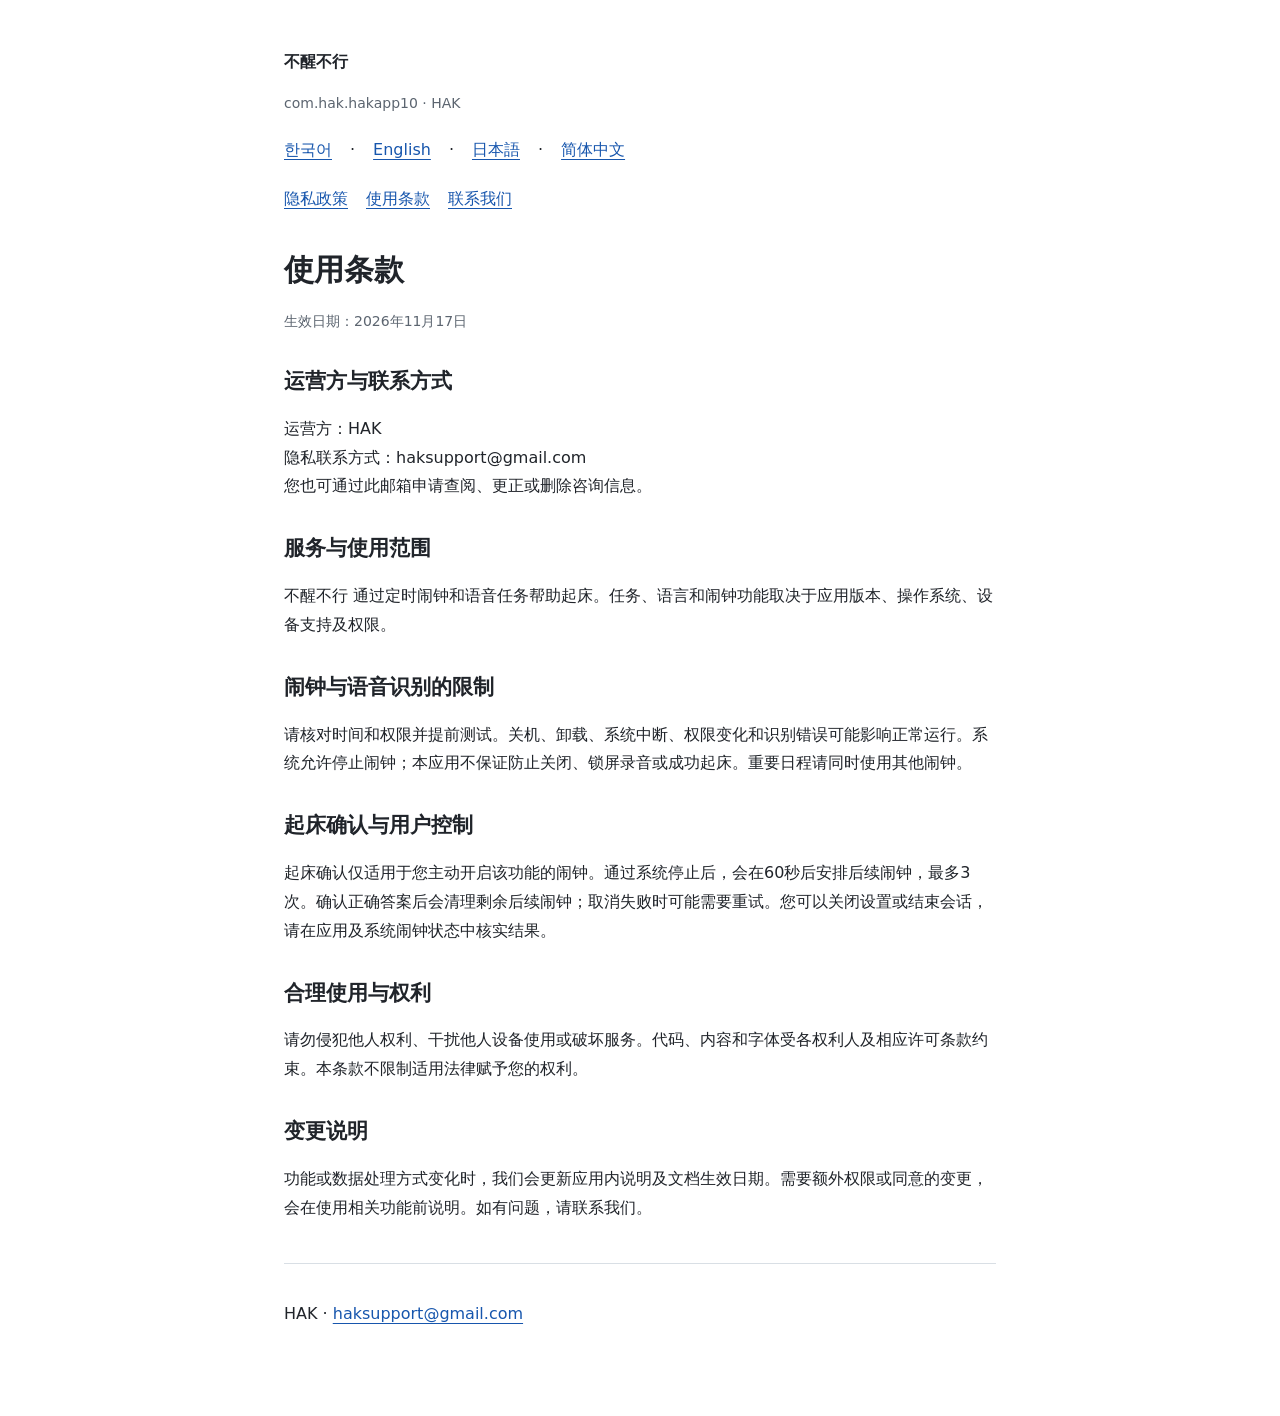
<file: zh-Hans/terms.html>
<!doctype html><html lang="zh-Hans"><meta charset="utf-8"><meta name="viewport" content="width=device-width,initial-scale=1"><meta name="color-scheme" content="light dark"><title>使用条款 · 不醒不行</title><link rel="stylesheet" href="../styles.css"><main><header><strong>不醒不行</strong><p class="meta">com.hak.hakapp10 · HAK</p><nav aria-label="Languages"><a lang="ko" href="../terms.html">한국어</a> · <a lang="en" href="../en/terms.html">English</a> · <a lang="ja" href="../ja/terms.html">日本語</a> · <a lang="zh" href="../zh-Hans/terms.html">简体中文</a></nav><nav><a href="privacy.html">隐私政策</a><a href="terms.html">使用条款</a><a href="support.html">联系我们</a></nav></header><h1>使用条款</h1><p class="meta">生效日期：2026年11月17日</p><section><h2>运营方与联系方式</h2><p>运营方：HAK<br>隐私联系方式：haksupport@gmail.com<br>您也可通过此邮箱申请查阅、更正或删除咨询信息。</p></section><section><h2>服务与使用范围</h2><p>不醒不行 通过定时闹钟和语音任务帮助起床。任务、语言和闹钟功能取决于应用版本、操作系统、设备支持及权限。</p></section><section><h2>闹钟与语音识别的限制</h2><p>请核对时间和权限并提前测试。关机、卸载、系统中断、权限变化和识别错误可能影响正常运行。系统允许停止闹钟；本应用不保证防止关闭、锁屏录音或成功起床。重要日程请同时使用其他闹钟。</p></section><section><h2>起床确认与用户控制</h2><p>起床确认仅适用于您主动开启该功能的闹钟。通过系统停止后，会在60秒后安排后续闹钟，最多3次。确认正确答案后会清理剩余后续闹钟；取消失败时可能需要重试。您可以关闭设置或结束会话，请在应用及系统闹钟状态中核实结果。</p></section><section><h2>合理使用与权利</h2><p>请勿侵犯他人权利、干扰他人设备使用或破坏服务。代码、内容和字体受各权利人及相应许可条款约束。本条款不限制适用法律赋予您的权利。</p></section><section><h2>变更说明</h2><p>功能或数据处理方式变化时，我们会更新应用内说明及文档生效日期。需要额外权限或同意的变更，会在使用相关功能前说明。如有问题，请联系我们。</p></section><footer><p>HAK · <a href="mailto:haksupport@gmail.com">haksupport@gmail.com</a></p></footer></main></html>
</file>
<file: styles.css>
*{box-sizing:border-box}body{margin:0;background:#fff;color:#20242a;font:500 16px/1.8 system-ui,-apple-system,"Noto Sans KR",sans-serif}main{max-width:760px;margin:auto;padding:48px 24px 72px}nav{display:flex;flex-wrap:wrap;gap:8px 18px;margin:20px 0}a{color:#1756ad;text-underline-offset:4px}a:focus-visible{outline:3px solid #1756ad;outline-offset:4px}h1{font-size:30px;line-height:1.3;margin-top:36px}h2{font-size:21px;line-height:1.5;margin-top:32px}p{overflow-wrap:anywhere}table{width:100%;table-layout:fixed;border-collapse:collapse}th,td{border:1px solid #89929c;padding:10px;text-align:start;vertical-align:top;overflow-wrap:anywhere}th:first-child{width:30%}.meta{color:#5c6570;font-size:14px}footer{margin-top:40px;border-top:1px solid #d9dfe5;padding-top:20px}@media(prefers-color-scheme:dark){body{background:#101318;color:#edf0f4}a{color:#91baff}.meta{color:#aeb7c1}footer{border-color:#414853}}
</file>
